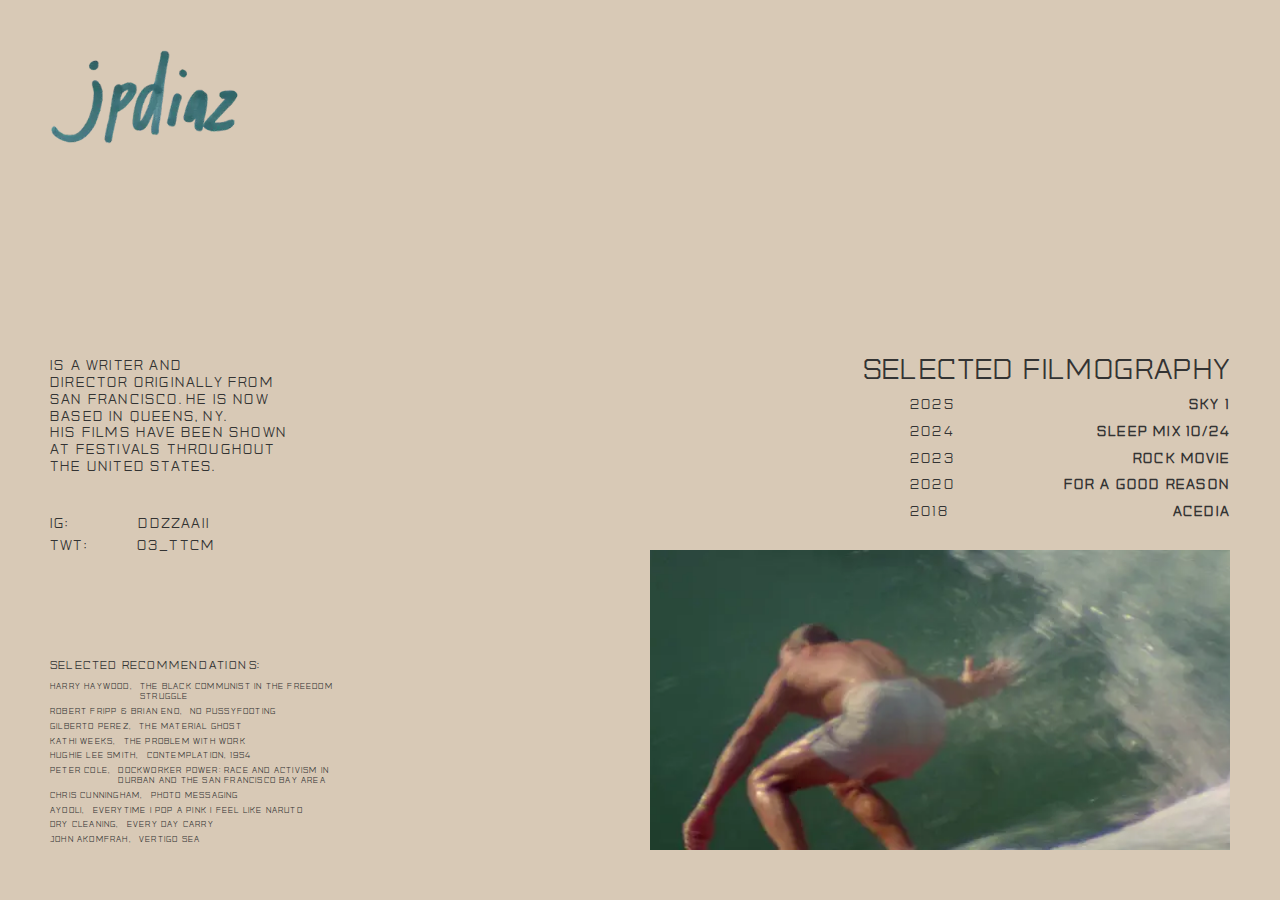
<file: index.html>
<!DOCTYPE html>
<html lang="en">
  <head>
    <meta charset="UTF-8" />
    <meta name="viewport" content="width=device-width, initial-scale=1.0" />
    <title>JP Diaz</title>
    <link rel="shortcut icon" type="image/x-icon" href="/favicon.webp" />
    <link rel="stylesheet" href="style.css" />
  </head>

  <body>
    <div class="container">
      <div class="logo">
        <img src="images/jp.webp" alt="Logo">
      </div>

      <div class="bio-mobile">
        <p>
          IS A WRITER AND<br />
          DIRECTOR ORIGINALLY<br />
          FROM SAN FRANCISCO.<br />
          HE IS NOW BASED IN<br />
          QUEENS, NY.
        </p>
        <br />
        <br />
        <p>
          HIS FILMS HAVE BEEN SHOWN<br />
          AT FESTIVALS THROUGHOUT<br />
          THE UNITED STATES.
        </p>
      </div>

      <div class="bio">
        <div>
        <p>
          IS A WRITER AND<br />
          DIRECTOR ORIGINALLY FROM<br />
          SAN FRANCISCO. HE IS NOW<br />
          BASED IN QUEENS, NY.
        </p>
        <p>
          HIS FILMS HAVE BEEN SHOWN<br />
          AT FESTIVALS THROUGHOUT<br />
          THE UNITED STATES.
        </p>
      </div>

      <div class="social">
        <p>
          IG:
          <a href="http://www.instagram.com/ddzzaaii" target="_blank" rel="noopener noreferrer">
            DDZZAAII
          </a>
        </p>
        <p>
          TWT:
          <a href="http://www.twitter.com/03_TTCM" target="_blank" rel="noopener noreferrer">
            03_TTCM
          </a>
        </p>
      </div>

      <div class="recommendations">
        <h2>SELECTED RECOMMENDATIONS:</h2>
        <ul>
          <li><div class="artist">HARRY HAYWOOD,</div> <div class="title">THE BLACK COMMUNIST IN THE FREEDOM STRUGGLE</div></li>
          <li><div class="artist">ROBERT FRIPP & BRIAN ENO,</div> <div class="title"> NO PUSSYFOOTING</div></li>
          <li><div class="artist">GILBERTO PEREZ,</div> <div class="title">THE MATERIAL GHOST</div></li>
          <li><div class="artist">KATHI WEEKS,</div> <div class="title">THE PROBLEM WITH WORK</div></li>
          <li><div class="artist">HUGHIE LEE SMITH,</div> <div class="title">CONTEMPLATION, 1954</div></li>
          <li><div class="artist">PETER COLE,</div> <div class="title">DOCKWORKER POWER: RACE AND ACTIVISM IN DURBAN AND THE SAN FRANCISCO BAY AREA</div></li>
          <li><div class="artist">CHRIS CUNNINGHAM,</div> <div class="title">PHOTO MESSAGING</div></li>
          <li><div class="artist">AYOOLI,</div> <div class="title">EVERYTIME I POP A PINK I FEEL LIKE NARUTO</div></li>
          <li><div class="artist">DRY CLEANING,</div> <div class="title">EVERY DAY CARRY</div></li>
          <li><div class="artist">JOHN AKOMFRAH,</div> <div class="title">VERTIGO SEA</div></li>
        </ul>
      </div>
      </div>

      <div class="filmography-mobile">
        <div class="mobile-still" style="margin-top: 50px; margin-bottom: 50px">
          <img src="images/bigWed.webp" alt="Default Still" id="still">
        </div>
        <div class="filmography-mobile-row">
        <h2>SELECTED FILMOGRAPHY</h2>
        <div class="film-list-mobile">
          <div class="film" style="margin-bottom: 8px" data-image="/sky1/1.webp" data-url="sky1">
            <span class="year">2025</span>
            <span class="title">SKY 1</span>
          </div>
          <div class="film" style="margin-bottom: 8px" data-image="/sleep-mix/1.webp" data-url="sleep-mix-10-24">
            <span class="year">2024</span>
            <span class="title">SLEEP MIX 10/24</span>
          </div>
          <div class="film" style="margin-bottom: 8px" data-image="/rock-movie/1.webp" data-url="rock-movie">
            <span class="year">2023</span>
            <span class="title">ROCK MOVIE</span>
          </div>
          <div class="film" style="margin-bottom: 8px" data-image="/for-a-good-reason/1.webp" data-url="for-a-good-reason">
            <span class="year">2020</span>
            <span class="title">FOR A GOOD REASON</span>
          </div>
          <div class="film" style="margin-bottom: 8px" data-image="/acedia/1.webp" data-url="acedia">
            <span class="year">2018</span>
            <span class="title">ACEDIA</span>
          </div>
        </div>
      </div>

      <div class="social-mobile">
        <p>
          IG:
          <a href="http://www.instagram.com/ddzzaaii" target="_blank" rel="noopener noreferrer">
            DDZZAAII
          </a>
        </p>
        <p>
          TWT:
          <a href="http://www.twitter.com/03_TTCM" target="_blank" rel="noopener noreferrer">
            03_TTCM
          </a>
        </p>
      </div>

      <div class="recommendations-mobile">
        <h2>SELECTED RECOMMENDATIONS</h2>
        <ul>
          <li><div class="artist">HARRY HAYWOOD</div> <div class="title">THE BLACK COMMUNIST IN THE FREEDOM STRUGGLE</div></li>
          <li><div class="artist">ROBERT FRIPP & BRIAN ENO</div> <div class="title"> NO PUSSYFOOTING</div></li>
          <li><div class="artist">GILBERTO PEREZ</div> <div class="title">THE MATERIAL GHOST</div></li>
          <li><div class="artist">KATHI WEEKS</div> <div class="title">THE PROBLEM WITH WORK</div></li>
          <li><div class="artist">HUGHIE LEE SMITH</div> <div class="title">CONTEMPLATION, 1954</div></li>
          <li><div class="artist">PETER COLE</div> <div class="title">DOCKWORKER POWER: RACE AND ACTIVISM IN DURBAN AND THE SAN FRANCISCO BAY AREA</div></li>
          <li><div class="artist">CHRIS CUNNINGHAM</div> <div class="title">PHOTO MESSAGING</div></li>
          <li><div class="artist">AYOOLI</div> <div class="title">EVERYTIME I POP A PINK I FEEL LIKE NARUTO</div></li>
          <li><div class="artist">DRY CLEANING</div> <div class="title">EVERY DAY CARRY</div></li>
          <li><div class="artist">JOHN AKOMFRAH</div> <div class="title">VERTIGO SEA</div></li>
        </ul>
      </div>
    </div>

    <div class="filmography">
      <div class="film-list">
        <h2>SELECTED FILMOGRAPHY</h2>
        <div class="filmDesktop" data-image="sky1/1.webp" data-url="sky-1">
          <span class="year">2025</span>
          <span class="title">SKY 1</span>
        </div>
        <div class="filmDesktop" data-image="sleep-mix/1.webp" data-url="sleep-mix-10-24">
          <span class="year">2024</span>
          <span class="title">SLEEP MIX 10/24</span>
        </div>
        <div class="filmDesktop" data-image="rock-movie/1.webp" data-url="rock-movie">
          <span class="year">2023</span>
          <span class="title">ROCK MOVIE</span>
        </div>
        <div class="filmDesktop" data-image="for-a-good-reason/1.webp" data-url="for-a-good-reason">
          <span class="year">2020</span>
          <span class="title">FOR A GOOD REASON</span>
        </div>
        <div class="filmDesktop" data-image="acedia/1.webp" data-url="acedia">
          <span class="year">2018</span>
          <span class="title">ACEDIA</span>
        </div>
      </div>
      <div class="default-still">
        <img src="images/bigWed.webp" alt="Default Still" id="still">
      </div>
    </div>

    <script src="script.js"></script>
  </body>
</html>
</file>
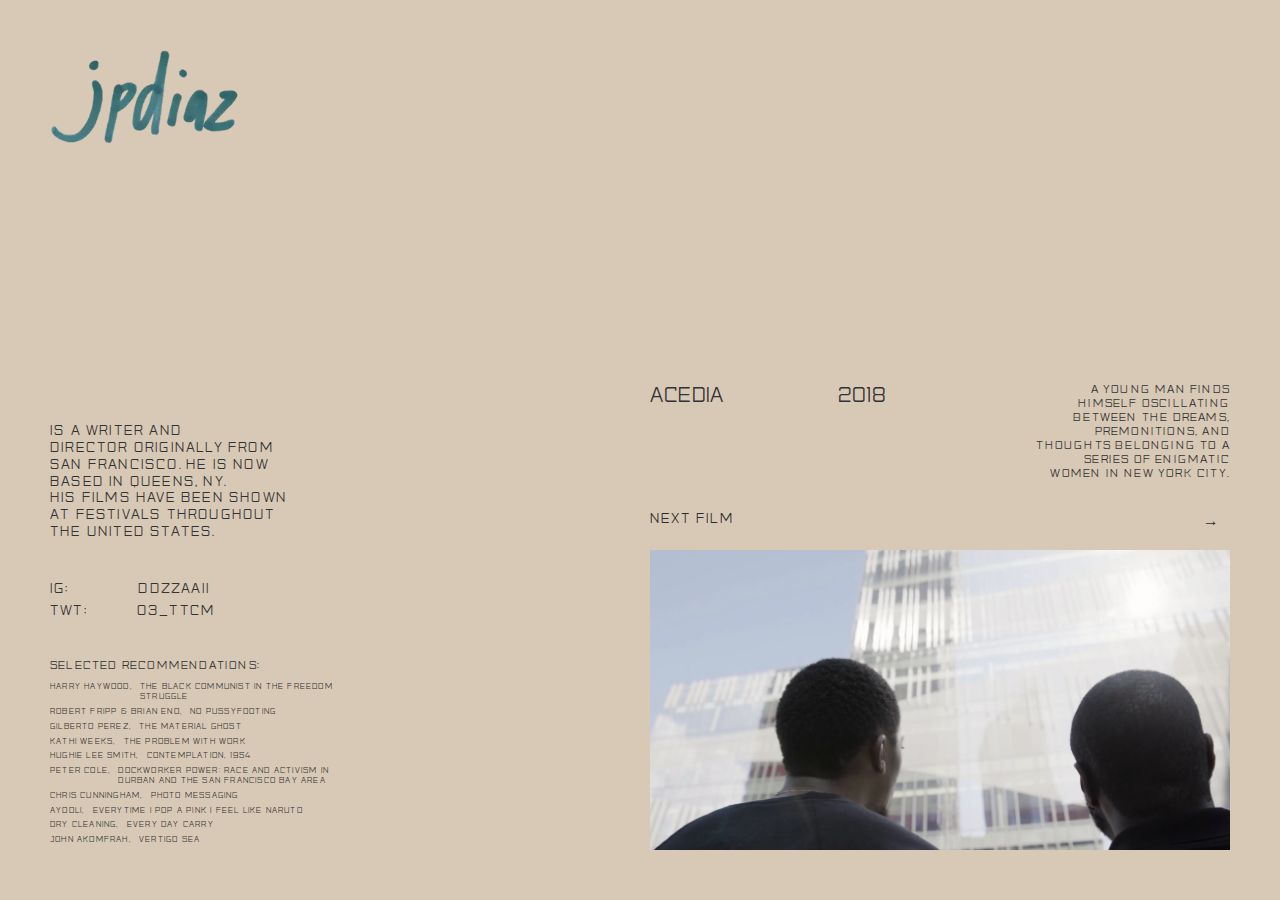
<file: acedia/index.html>
<!DOCTYPE html>
<html lang="en">
  <head>
    <meta charset="UTF-8" />
    <meta name="viewport" content="width=device-width, initial-scale=1.0" />
    <title>JP Diaz | Acedia</title>
    <link rel="shortcut icon" type="image/x-icon" href="../images/favicon.webp" />
    <link rel="stylesheet" href="style.css" />
  </head>

  <body>
    <div class="container">
      <div class="logo">
        <a href="/">
          <img src="../images/jp.webp" alt="Logo">
        </a>
      </div>

      <div class="bio-mobile">
        <p>
          IS A WRITER AND<br />
          DIRECTOR ORIGINALLY<br />
          FROM SAN FRANCISCO.<br />
          HE IS NOW BASED IN<br />
          QUEENS, NY.
        </p>
        <br />
        <br />
        <p>
          HIS FILMS HAVE BEEN SHOWN<br />
          AT FESTIVALS THROUGHOUT<br />
          THE UNITED STATES.
        </p>
      </div>

      <div class="bio">
        <div>
        <p>
          IS A WRITER AND<br />
          DIRECTOR ORIGINALLY FROM<br />
          SAN FRANCISCO. HE IS NOW<br />
          BASED IN QUEENS, NY.
        </p>
        <p>
          HIS FILMS HAVE BEEN SHOWN<br />
          AT FESTIVALS THROUGHOUT<br />
          THE UNITED STATES.
        </p>
      </div>

      <div class="social">
        <p>
          IG:
          <a href="http://www.instagram.com/ddzzaaii" target="_blank" rel="noopener noreferrer">
            DDZZAAII
          </a>
        </p>
        <p>
          TWT:
          <a href="http://www.twitter.com/03_TTCM" target="_blank" rel="noopener noreferrer">
            03_TTCM
          </a>
        </p>
      </div>

      <div class="recommendations">
        <h2>SELECTED RECOMMENDATIONS:</h2>
        <ul>
          <li><div class="artist">HARRY HAYWOOD,</div> <div class="title">THE BLACK COMMUNIST IN THE FREEDOM STRUGGLE</div></li>
          <li><div class="artist">ROBERT FRIPP & BRIAN ENO,</div> <div class="title"> NO PUSSYFOOTING</div></li>
          <li><div class="artist">GILBERTO PEREZ,</div> <div class="title">THE MATERIAL GHOST</div></li>
          <li><div class="artist">KATHI WEEKS,</div> <div class="title">THE PROBLEM WITH WORK</div></li>
          <li><div class="artist">HUGHIE LEE SMITH,</div> <div class="title">CONTEMPLATION, 1954</div></li>
          <li><div class="artist">PETER COLE,</div> <div class="title">DOCKWORKER POWER: RACE AND ACTIVISM IN DURBAN AND THE SAN FRANCISCO BAY AREA</div></li>
          <li><div class="artist">CHRIS CUNNINGHAM,</div> <div class="title">PHOTO MESSAGING</div></li>
          <li><div class="artist">AYOOLI,</div> <div class="title">EVERYTIME I POP A PINK I FEEL LIKE NARUTO</div></li>
          <li><div class="artist">DRY CLEANING,</div> <div class="title">EVERY DAY CARRY</div></li>
          <li><div class="artist">JOHN AKOMFRAH,</div> <div class="title">VERTIGO SEA</div></li>
        </ul>
      </div>
      </div>

      <div class="filmography-mobile">
        <div class="mobile-still" style="margin-top: 50px; margin-bottom: 20px">
          <img src="../images/acedia/1.webp" alt="Default Still" id="still">
        </div>
        <div class="filmography-mobile-row">
        <h2>ACEDIA</h2>
        <p>2018</p>
        <div class="film-list-mobile">
          <div class="film" style="margin-bottom: 8px">
            <span class="year">A young man finds himself oscillating between the dreams, premonitions, and thoughts belonging to a series of enigmatic women in New York City.
            </span>
          </div>
        </div>
      </div>
    </div>

      <div class="image-navigation-mobile">
        <!-- <div class="left-arrow">
          <span>←</span>
        </div> -->
        <div class="image-counter">
          <span id="current-image">Next Film</span>
        </div>
        <div class="right-arrow">
          <a href="../for-a-good-reason/">
            <span>→</span>
          </a>
        </div>
      </div>

    <div class="filmography">
      <div class="filmography-mobile-row">
        <h2>ACEDIA</h2>
        <p>2018</p>
        <div class="film-list-mobile">
          <div class="film" style="margin-bottom: 8px">
            <span class="year">A young man finds himself oscillating between the dreams, premonitions, and thoughts belonging to a series of enigmatic women in New York City.
            </span>
          </div>
        </div>
      </div>
      <div class="image-navigation">
        <!-- <div class="left-arrow">
          <span>←</span>
        </div> -->
        <div class="image-counter">
          <span id="current-image">Next Film</span>
        </div>
        <div class="right-arrow">
          <a href="../for-a-good-reason/">
            <span>→</span>
          </a>
        </div>
      </div>
      <div class="default-still">
        <img src="../images/acedia/1.webp" alt="Default Still" id="still">
      </div>
    </div>

    <script src="script.js"></script>
  </body>
</html>
</file>
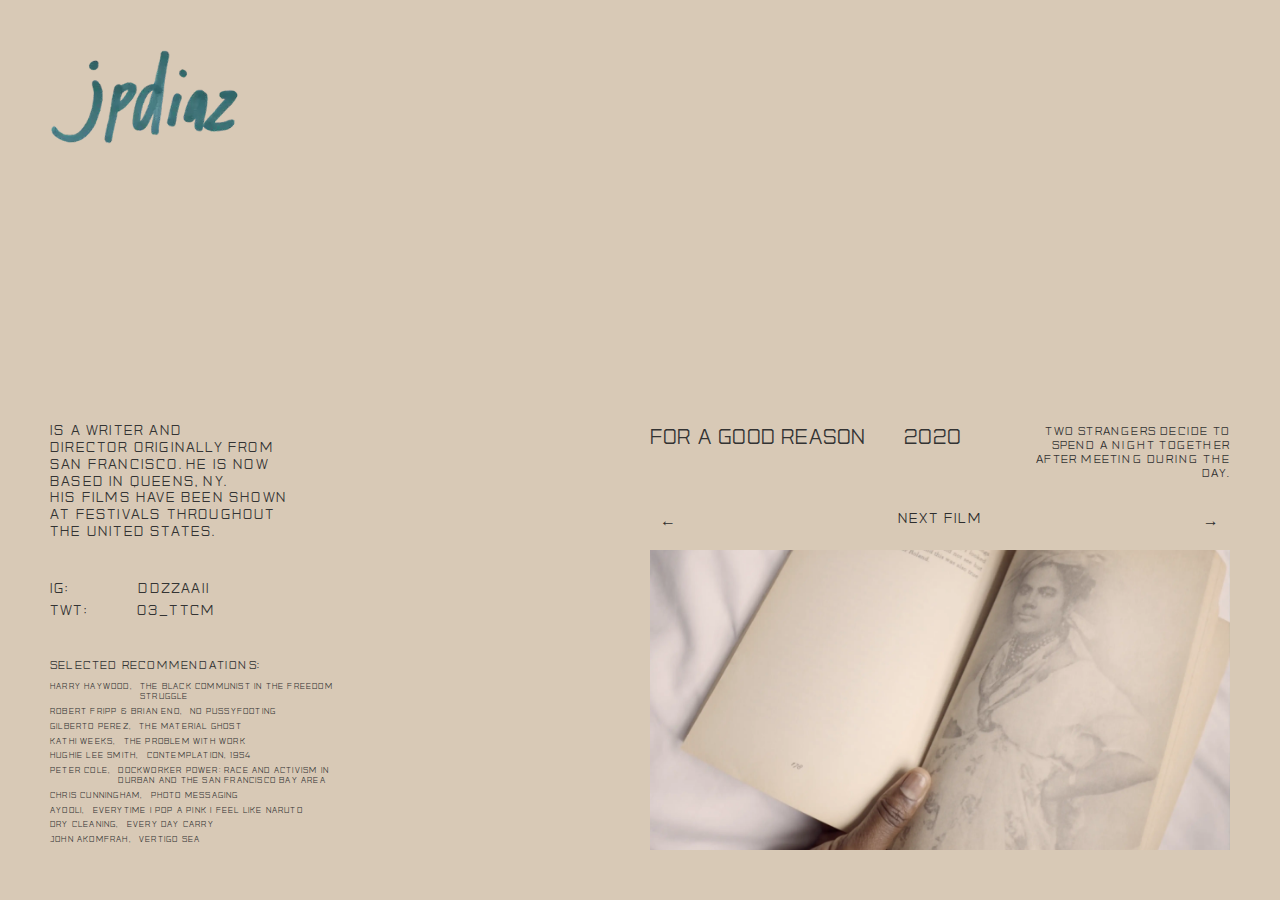
<file: for-a-good-reason/index.html>
<!DOCTYPE html>
<html lang="en">
  <head>
    <meta charset="UTF-8" />
    <meta name="viewport" content="width=device-width, initial-scale=1.0" />
    <title>JP Diaz | For a Good Reason</title>
    <link rel="shortcut icon" type="image/x-icon" href="../images/favicon.webp" />
    <link rel="stylesheet" href="style.css" />
  </head>

  <body>
    <div class="container">
      <div class="logo">
        <a href="/">
          <img src="../images/jp.webp" alt="Logo">
        </a>
      </div>

      <div class="bio-mobile">
        <p>
          IS A WRITER AND<br />
          DIRECTOR ORIGINALLY<br />
          FROM SAN FRANCISCO.<br />
          HE IS NOW BASED IN<br />
          QUEENS, NY.
        </p>
        <br />
        <br />
        <p>
          HIS FILMS HAVE BEEN SHOWN<br />
          AT FESTIVALS THROUGHOUT<br />
          THE UNITED STATES.
        </p>
      </div>

      <div class="bio">
        <div>
        <p>
          IS A WRITER AND<br />
          DIRECTOR ORIGINALLY FROM<br />
          SAN FRANCISCO. HE IS NOW<br />
          BASED IN QUEENS, NY.
        </p>
        <p>
          HIS FILMS HAVE BEEN SHOWN<br />
          AT FESTIVALS THROUGHOUT<br />
          THE UNITED STATES.
        </p>
      </div>

      <div class="social">
        <p>
          IG:
          <a href="http://www.instagram.com/ddzzaaii" target="_blank" rel="noopener noreferrer">
            DDZZAAII
          </a>
        </p>
        <p>
          TWT:
          <a href="http://www.twitter.com/03_TTCM" target="_blank" rel="noopener noreferrer">
            03_TTCM
          </a>
        </p>
      </div>

      <div class="recommendations">
        <h2>SELECTED RECOMMENDATIONS:</h2>
        <ul>
          <li><div class="artist">HARRY HAYWOOD,</div> <div class="title">THE BLACK COMMUNIST IN THE FREEDOM STRUGGLE</div></li>
          <li><div class="artist">ROBERT FRIPP & BRIAN ENO,</div> <div class="title"> NO PUSSYFOOTING</div></li>
          <li><div class="artist">GILBERTO PEREZ,</div> <div class="title">THE MATERIAL GHOST</div></li>
          <li><div class="artist">KATHI WEEKS,</div> <div class="title">THE PROBLEM WITH WORK</div></li>
          <li><div class="artist">HUGHIE LEE SMITH,</div> <div class="title">CONTEMPLATION, 1954</div></li>
          <li><div class="artist">PETER COLE,</div> <div class="title">DOCKWORKER POWER: RACE AND ACTIVISM IN DURBAN AND THE SAN FRANCISCO BAY AREA</div></li>
          <li><div class="artist">CHRIS CUNNINGHAM,</div> <div class="title">PHOTO MESSAGING</div></li>
          <li><div class="artist">AYOOLI,</div> <div class="title">EVERYTIME I POP A PINK I FEEL LIKE NARUTO</div></li>
          <li><div class="artist">DRY CLEANING,</div> <div class="title">EVERY DAY CARRY</div></li>
          <li><div class="artist">JOHN AKOMFRAH,</div> <div class="title">VERTIGO SEA</div></li>
        </ul>
      </div>
      </div>

      <div class="filmography-mobile">
        <div class="mobile-still" style="margin-top: 50px; margin-bottom: 20px">
          <img src="../images/for-a-good-reason/1.webp" alt="Default Still" id="still">
        </div>
        <div class="filmography-mobile-row">
        <h2>For a good reason</h2>
        <p>2020</p>
        <div class="film-list-mobile">
          <div class="film" style="margin-bottom: 8px">
            <span class="year">Two strangers decide to spend a night together after meeting during the day.</span>
          </div>
        </div>
      </div>
    </div>

      <div class="image-navigation-mobile">
        <div class="left-arrow">
          <a href="../acedia/">
            <span>←</span>
          </a>
        </div>
        <div class="image-counter">
          <span id="current-image">Next Film</span>
        </div>
        <div class="right-arrow">
          <a href="../rock-movie/">
            <span>→</span>
          </a>
        </div>
      </div>

    <div class="filmography">
      <div class="filmography-mobile-row">
        <h2>For a good reason</h2>
        <p>2020</p>
        <div class="film-list-mobile">
          <div class="film" style="margin-bottom: 8px">
            <span class="year">Two strangers decide to spend a night together after meeting during the day.</span>
          </div>
        </div>
      </div>
      <div class="image-navigation">
        <div class="left-arrow">
          <a href="../acedia/">
            <span>←</span>
          </a>
        </div>
        <div class="image-counter">
          <span id="current-image">Next Film</span>
        </div>
        <div class="right-arrow">
          <a href="../rock-movie/">
            <span>→</span>
          </a>
        </div>
      </div>
      <div class="default-still">
        <img src="../images/for-a-good-reason/1.webp" alt="Default Still" id="still">
      </div>
    </div>

    <script src="script.js"></script>
  </body>
</html>
</file>
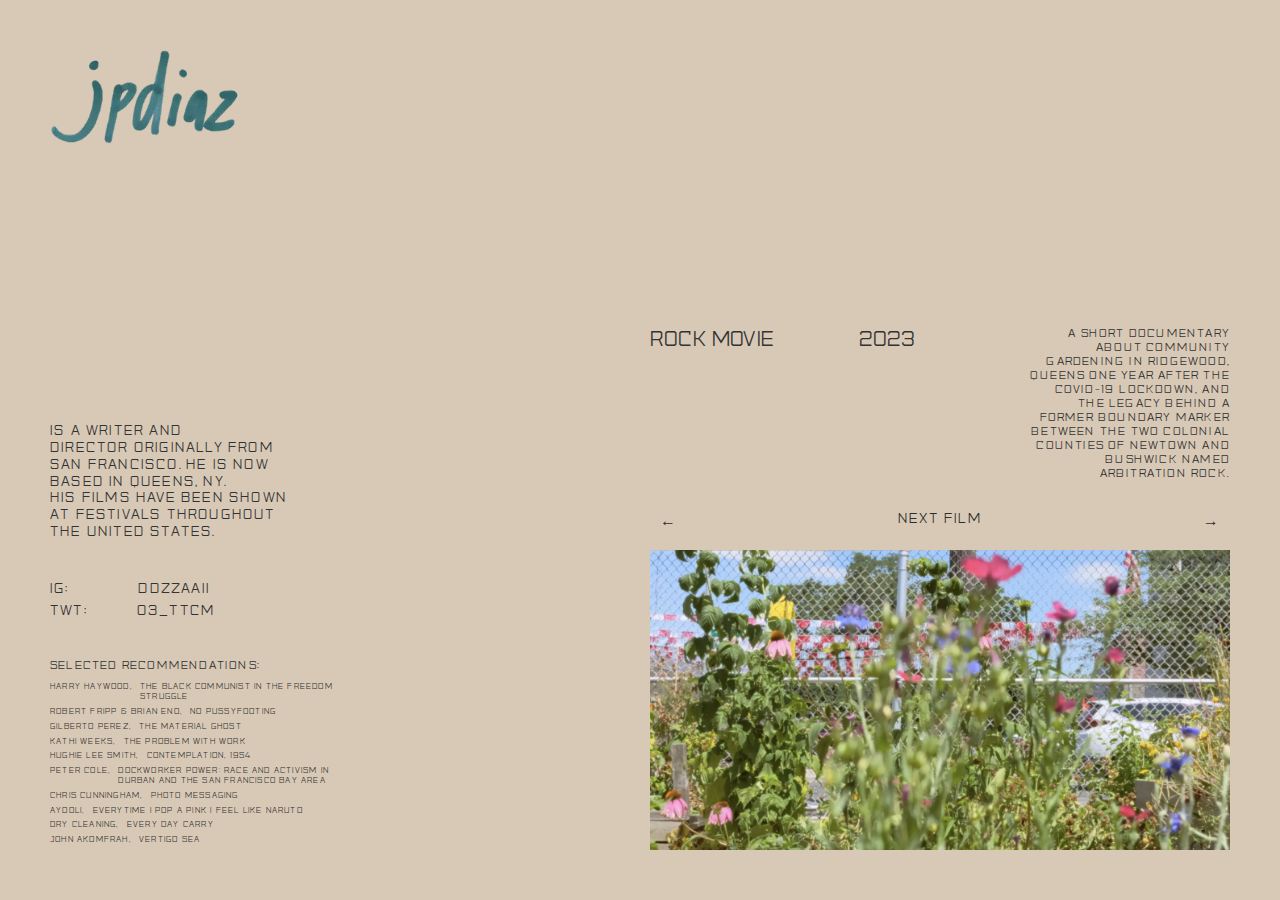
<file: rock-movie/index.html>
<!DOCTYPE html>
<html lang="en">
  <head>
    <meta charset="UTF-8" />
    <meta name="viewport" content="width=device-width, initial-scale=1.0" />
    <title>JP Diaz | Rock Movie</title>
    <link rel="shortcut icon" type="image/x-icon" href="../images/favicon.webp" />
    <link rel="stylesheet" href="style.css" />
  </head>

  <body>
    <div class="container">
      <div class="logo">
        <a href="/">
          <img src="../images/jp.webp" alt="Logo">
        </a>
      </div>

      <div class="bio-mobile">
        <p>
          IS A WRITER AND<br />
          DIRECTOR ORIGINALLY<br />
          FROM SAN FRANCISCO.<br />
          HE IS NOW BASED IN<br />
          QUEENS, NY.
        </p>
        <br />
        <br />
        <p>
          HIS FILMS HAVE BEEN SHOWN<br />
          AT FESTIVALS THROUGHOUT<br />
          THE UNITED STATES.
        </p>
      </div>

      <div class="bio">
        <div>
        <p>
          IS A WRITER AND<br />
          DIRECTOR ORIGINALLY FROM<br />
          SAN FRANCISCO. HE IS NOW<br />
          BASED IN QUEENS, NY.
        </p>
        <p>
          HIS FILMS HAVE BEEN SHOWN<br />
          AT FESTIVALS THROUGHOUT<br />
          THE UNITED STATES.
        </p>
      </div>

      <div class="social">
        <p>
          IG:
          <a href="http://www.instagram.com/ddzzaaii" target="_blank" rel="noopener noreferrer">
            DDZZAAII
          </a>
        </p>
        <p>
          TWT:
          <a href="http://www.twitter.com/03_TTCM" target="_blank" rel="noopener noreferrer">
            03_TTCM
          </a>
        </p>
      </div>

      <div class="recommendations">
        <h2>SELECTED RECOMMENDATIONS:</h2>
        <ul>
          <li><div class="artist">HARRY HAYWOOD,</div> <div class="title">THE BLACK COMMUNIST IN THE FREEDOM STRUGGLE</div></li>
          <li><div class="artist">ROBERT FRIPP & BRIAN ENO,</div> <div class="title"> NO PUSSYFOOTING</div></li>
          <li><div class="artist">GILBERTO PEREZ,</div> <div class="title">THE MATERIAL GHOST</div></li>
          <li><div class="artist">KATHI WEEKS,</div> <div class="title">THE PROBLEM WITH WORK</div></li>
          <li><div class="artist">HUGHIE LEE SMITH,</div> <div class="title">CONTEMPLATION, 1954</div></li>
          <li><div class="artist">PETER COLE,</div> <div class="title">DOCKWORKER POWER: RACE AND ACTIVISM IN DURBAN AND THE SAN FRANCISCO BAY AREA</div></li>
          <li><div class="artist">CHRIS CUNNINGHAM,</div> <div class="title">PHOTO MESSAGING</div></li>
          <li><div class="artist">AYOOLI,</div> <div class="title">EVERYTIME I POP A PINK I FEEL LIKE NARUTO</div></li>
          <li><div class="artist">DRY CLEANING,</div> <div class="title">EVERY DAY CARRY</div></li>
          <li><div class="artist">JOHN AKOMFRAH,</div> <div class="title">VERTIGO SEA</div></li>
        </ul>
      </div>
      </div>

      <div class="filmography-mobile">
        <div class="mobile-still" style="margin-top: 50px; margin-bottom: 20px">
          <img src="../images/rock-movie/1.webp" alt="Default Still" id="still">
        </div>
        <div class="filmography-mobile-row">
        <h2>Rock Movie</h2>
        <p>2023</p>
        <div class="film-list-mobile">
          <div class="film" style="margin-bottom: 8px">
            <span class="year">A short documentary about community gardening in Ridgewood, Queens one year after the COVID-19 lockdown, and the legacy behind a former boundary marker between the two colonial counties of Newtown and Bushwick named Arbitration Rock.</span>
          </div>
        </div>
      </div>
    </div>

      <div class="image-navigation-mobile">
        <div class="left-arrow">
          <a href="../for-a-good-reason/">
            <span>←</span>
          </a>
        </div>
        <div class="image-counter">
          <span id="current-image">Next Film</span>
        </div>
        <div class="right-arrow">
          <a href="../sleep-mix-10-24/">
            <span>→</span>
          </a>
        </div>
      </div>

    <div class="filmography">
      <div class="filmography-mobile-row">
        <h2>Rock Movie</h2>
        <p>2023</p>
        <div class="film-list-mobile">
          <div class="film" style="margin-bottom: 8px">
            <span class="year">A short documentary about community gardening in Ridgewood, Queens one year after the COVID-19 lockdown, and the legacy behind a former boundary marker between the two colonial counties of Newtown and Bushwick named Arbitration Rock.</span>
          </div>
        </div>
      </div>
      <div class="image-navigation">
        <div class="left-arrow">
          <a href="../for-a-good-reason/">
            <span>←</span>
          </a>
        </div>
        <div class="image-counter">
          <span id="current-image">Next Film</span>
        </div>
        <div class="right-arrow">
          <a href="../sleep-mix-10-24/">
            <span>→</span>
          </a>
        </div>
      </div>
      <div class="default-still">
        <img src="../images/rock-movie/1.webp" alt="Default Still" id="still">
      </div>
    </div>

    <script src="script.js"></script>
  </body>
</html>
</file>
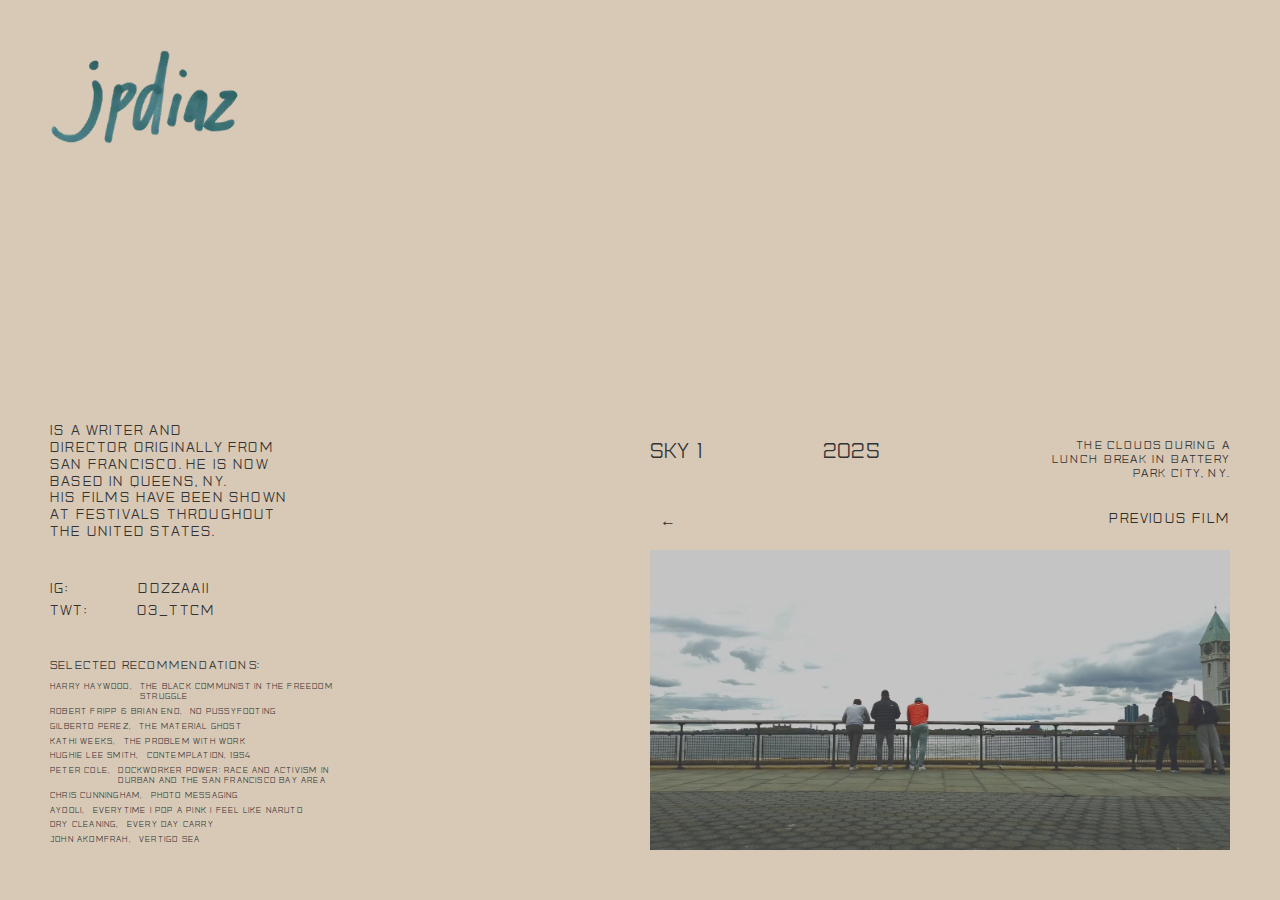
<file: sky-1/index.html>
<!DOCTYPE html>
<html lang="en">
  <head>
    <meta charset="UTF-8" />
    <meta name="viewport" content="width=device-width, initial-scale=1.0" />
    <title>JP Diaz | Sky 1</title>
    <link rel="shortcut icon" type="image/x-icon" href="../images/favicon.webp" />
    <link rel="stylesheet" href="style.css" />
  </head>

  <body>
    <div class="container">
      <div class="logo">
        <a href="/">
          <img src="../images/jp.webp" alt="Logo">
        </a>
      </div>

      <div class="bio-mobile">
        <p>
          IS A WRITER AND<br />
          DIRECTOR ORIGINALLY<br />
          FROM SAN FRANCISCO.<br />
          HE IS NOW BASED IN<br />
          QUEENS, NY.
        </p>
        <br />
        <br />
        <p>
          HIS FILMS HAVE BEEN SHOWN<br />
          AT FESTIVALS THROUGHOUT<br />
          THE UNITED STATES.
        </p>
      </div>

      <div class="bio">
        <div>
        <p>
          IS A WRITER AND<br />
          DIRECTOR ORIGINALLY FROM<br />
          SAN FRANCISCO. HE IS NOW<br />
          BASED IN QUEENS, NY.
        </p>
        <p>
          HIS FILMS HAVE BEEN SHOWN<br />
          AT FESTIVALS THROUGHOUT<br />
          THE UNITED STATES.
        </p>
      </div>

      <div class="social">
        <p>
          IG:
          <a href="http://www.instagram.com/ddzzaaii" target="_blank" rel="noopener noreferrer">
            DDZZAAII
          </a>
        </p>
        <p>
          TWT:
          <a href="http://www.twitter.com/03_TTCM" target="_blank" rel="noopener noreferrer">
            03_TTCM
          </a>
        </p>
      </div>

      <div class="recommendations">
        <h2>SELECTED RECOMMENDATIONS:</h2>
        <ul>
          <li><div class="artist">HARRY HAYWOOD,</div> <div class="title">THE BLACK COMMUNIST IN THE FREEDOM STRUGGLE</div></li>
          <li><div class="artist">ROBERT FRIPP & BRIAN ENO,</div> <div class="title"> NO PUSSYFOOTING</div></li>
          <li><div class="artist">GILBERTO PEREZ,</div> <div class="title">THE MATERIAL GHOST</div></li>
          <li><div class="artist">KATHI WEEKS,</div> <div class="title">THE PROBLEM WITH WORK</div></li>
          <li><div class="artist">HUGHIE LEE SMITH,</div> <div class="title">CONTEMPLATION, 1954</div></li>
          <li><div class="artist">PETER COLE,</div> <div class="title">DOCKWORKER POWER: RACE AND ACTIVISM IN DURBAN AND THE SAN FRANCISCO BAY AREA</div></li>
          <li><div class="artist">CHRIS CUNNINGHAM,</div> <div class="title">PHOTO MESSAGING</div></li>
          <li><div class="artist">AYOOLI,</div> <div class="title">EVERYTIME I POP A PINK I FEEL LIKE NARUTO</div></li>
          <li><div class="artist">DRY CLEANING,</div> <div class="title">EVERY DAY CARRY</div></li>
          <li><div class="artist">JOHN AKOMFRAH,</div> <div class="title">VERTIGO SEA</div></li>
        </ul>
      </div>
      </div>

      <div class="filmography-mobile">
        <div class="mobile-still" style="margin-top: 50px; margin-bottom: 20px">
          <img src="../images/sky1/1.webp" alt="Default Still" id="still">
        </div>
        <div class="filmography-mobile-row">
        <h2>Sky 1</h2>
        <p>2025</p>
        <div class="film-list-mobile">
          <div class="film" style="margin-bottom: 8px">
            <span class="year">The clouds during a lunch break in Battery Park City, NY.</span>
          </div>
        </div>
      </div>
    </div>

      <div class="image-navigation-mobile">
        <div class="left-arrow">
          <a href="../sleep-mix-10-24/">
            <span>←</span>
          </a>
        </div>
        <div class="image-counter">
          <span id="current-image">previous Film</span>
        </div>
        <!-- <div class="right-arrow">
          <a href="../sky-1/">
            <span>→</span>
          </a>
        </div> -->
      </div>

    <div class="filmography">
      <div class="filmography-mobile-row">
        <h2>Sky 1</h2>
        <p>2025</p>
        <div class="film-list-mobile">
          <div class="film" style="margin-bottom: 8px">
            <span class="year">The clouds during a lunch break in Battery Park City, NY.</span>
          </div>
        </div>
      </div>
      <div class="image-navigation">
        <div class="left-arrow">
          <a href="../sleep-mix-10-24/">
            <span>←</span>
          </a>
        </div>
        <div class="image-counter">
          <span id="current-image">previous Film</span>
        </div>
        <!-- <div class="right-arrow">
          <a href="../sky-1/">
            <span>→</span>
          </a>
        </div> -->
      </div>
      <div class="default-still">
        <img src="../images/sky1/1.webp" alt="Default Still" id="still">
      </div>
    </div>

    <script src="script.js"></script>
  </body>
</html>
</file>
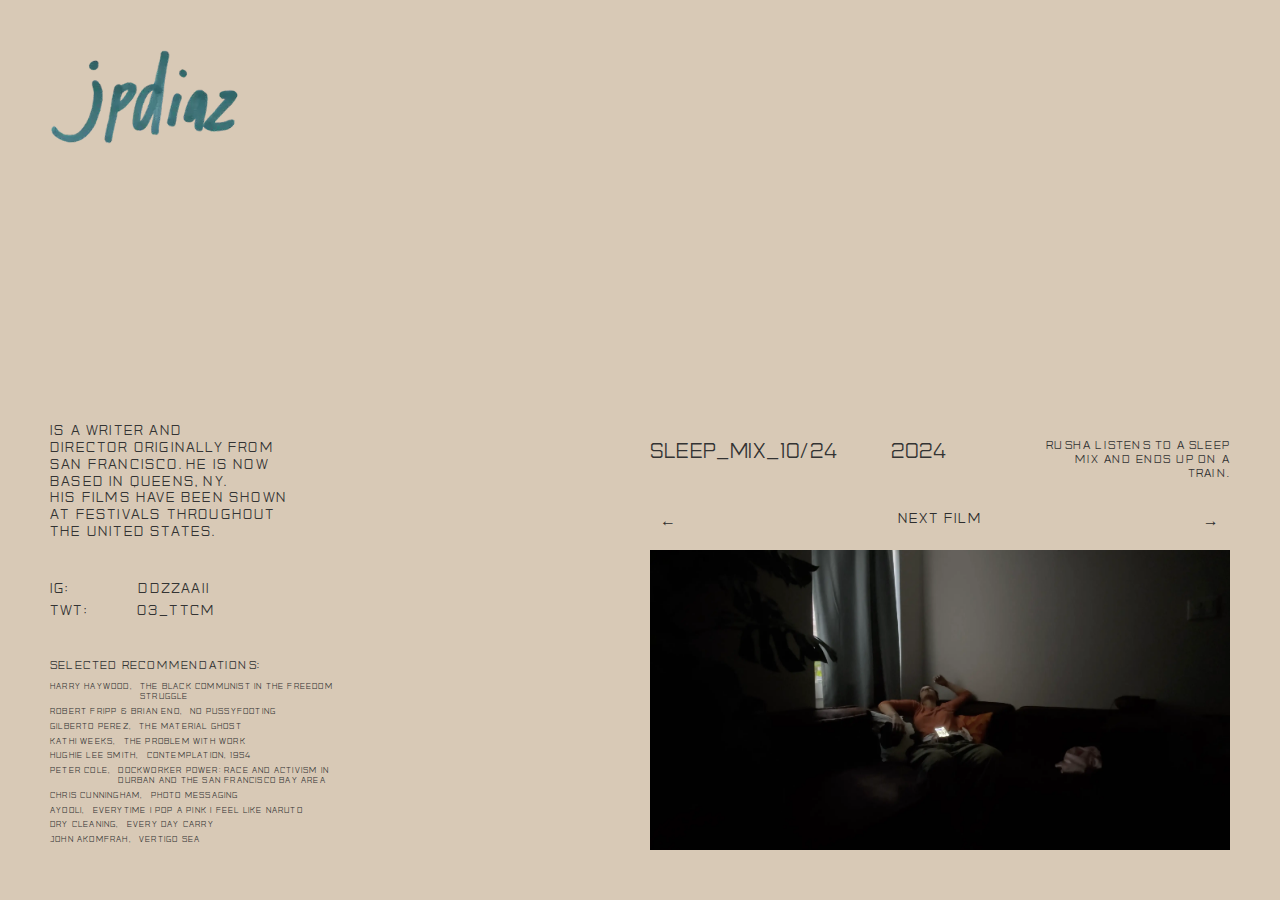
<file: sleep-mix-10-24/index.html>
<!DOCTYPE html>
<html lang="en">
  <head>
    <meta charset="UTF-8" />
    <meta name="viewport" content="width=device-width, initial-scale=1.0" />
    <title>JP Diaz | Sleep Mix 10-24</title>
    <link rel="shortcut icon" type="image/x-icon" href="../images/favicon.webp" />
    <link rel="stylesheet" href="style.css" />
  </head>

  <body>
    <div class="container">
      <div class="logo">
        <a href="/">
          <img src="../images/jp.webp" alt="Logo">
        </a>
      </div>

      <div class="bio-mobile">
        <p>
          IS A WRITER AND<br />
          DIRECTOR ORIGINALLY<br />
          FROM SAN FRANCISCO.<br />
          HE IS NOW BASED IN<br />
          QUEENS, NY.
        </p>
        <br />
        <br />
        <p>
          HIS FILMS HAVE BEEN SHOWN<br />
          AT FESTIVALS THROUGHOUT<br />
          THE UNITED STATES.
        </p>
      </div>

      <div class="bio">
        <div>
        <p>
          IS A WRITER AND<br />
          DIRECTOR ORIGINALLY FROM<br />
          SAN FRANCISCO. HE IS NOW<br />
          BASED IN QUEENS, NY.
        </p>
        <p>
          HIS FILMS HAVE BEEN SHOWN<br />
          AT FESTIVALS THROUGHOUT<br />
          THE UNITED STATES.
        </p>
      </div>

      <div class="social">
        <p>
          IG:
          <a href="http://www.instagram.com/ddzzaaii" target="_blank" rel="noopener noreferrer">
            DDZZAAII
          </a>
        </p>
        <p>
          TWT:
          <a href="http://www.twitter.com/03_TTCM" target="_blank" rel="noopener noreferrer">
            03_TTCM
          </a>
        </p>
      </div>

      <div class="recommendations">
        <h2>SELECTED RECOMMENDATIONS:</h2>
        <ul>
          <li><div class="artist">HARRY HAYWOOD,</div> <div class="title">THE BLACK COMMUNIST IN THE FREEDOM STRUGGLE</div></li>
          <li><div class="artist">ROBERT FRIPP & BRIAN ENO,</div> <div class="title"> NO PUSSYFOOTING</div></li>
          <li><div class="artist">GILBERTO PEREZ,</div> <div class="title">THE MATERIAL GHOST</div></li>
          <li><div class="artist">KATHI WEEKS,</div> <div class="title">THE PROBLEM WITH WORK</div></li>
          <li><div class="artist">HUGHIE LEE SMITH,</div> <div class="title">CONTEMPLATION, 1954</div></li>
          <li><div class="artist">PETER COLE,</div> <div class="title">DOCKWORKER POWER: RACE AND ACTIVISM IN DURBAN AND THE SAN FRANCISCO BAY AREA</div></li>
          <li><div class="artist">CHRIS CUNNINGHAM,</div> <div class="title">PHOTO MESSAGING</div></li>
          <li><div class="artist">AYOOLI,</div> <div class="title">EVERYTIME I POP A PINK I FEEL LIKE NARUTO</div></li>
          <li><div class="artist">DRY CLEANING,</div> <div class="title">EVERY DAY CARRY</div></li>
          <li><div class="artist">JOHN AKOMFRAH,</div> <div class="title">VERTIGO SEA</div></li>
        </ul>
      </div>
      </div>

      <div class="filmography-mobile">
        <div class="mobile-still" style="margin-top: 50px; margin-bottom: 20px">
          <img src="../images/sleep-mix/1.webp" alt="Default Still" id="still">
        </div>
        <div class="filmography-mobile-row">
        <h2>Sleep_Mix_10/24</h2>
        <p>2024</p>
        <div class="film-list-mobile">
          <div class="film" style="margin-bottom: 8px">
            <span class="year">Rusha listens to a sleep mix and ends up on a train.</span>
          </div>
        </div>
      </div>
    </div>

      <div class="image-navigation-mobile">
        <div class="left-arrow">
          <a href="../rock-movie/">
            <span>←</span>
          </a>
        </div>
        <div class="image-counter">
          <span id="current-image">Next Film</span>
        </div>
        <div class="right-arrow">
          <a href="../sky-1/">
            <span>→</span>
          </a>
        </div>
      </div>

    <div class="filmography">
      <div class="filmography-mobile-row">
        <h2>Sleep_Mix_10/24</h2>
        <p>2024</p>
        <div class="film-list-mobile">
          <div class="film" style="margin-bottom: 8px">
            <span class="year">Rusha listens to a sleep mix and ends up on a train.</span>
          </div>
        </div>
      </div>
      <div class="image-navigation">
        <div class="left-arrow">
          <a href="../rock-movie/">
            <span>←</span>
          </a>
        </div>
        <div class="image-counter">
          <span id="current-image">Next Film</span>
        </div>
        <div class="right-arrow">
          <a href="../sky-1/">
            <span>→</span>
          </a>
        </div>
      </div>
      <div class="default-still">
        <img src="../images/sleep-mix/1.webp" alt="Default Still" id="still">
      </div>
    </div>

    <script src="script.js"></script>
  </body>
</html>
</file>
<file: style.css>
@font-face {
  font-family: "StateWideSoft";
  src: url("StateWideSoft-Regular.woff2") format("woff2"), url("StateWideSoft-Regular.woff") format("woff");
}

/* Base Styles */
* {
  box-sizing: border-box;
  margin: 0;
  padding: 0;
}

body {
  font-family: "StateWideSoft", Arial, sans-serif;
  font-size: 12px;
  letter-spacing: 1.2px;
  line-height: 1.4;
  color: #333;
  background-color: #d8c9b6;
  text-transform: uppercase;
  overflow-x: hidden;
}

.container {
  padding: 25px;
  width: 100%;
  min-height: 100vh;
  position: relative;
}

/* Logo */
.logo {
  position: absolute;
  top: 25px;
  left: 25px;
  color: #4a9999;
}

.logo img {
    width: 150px;
}

.bio {
  margin-top: 80px;
  text-align: left;
  max-width: 400px;
  margin-left: right;
  display: none;
}

.bio-mobile {
 display: block;
 text-align: right;
 font-size: 10px;
 margin-top: 10px;
}

@media (max-width: 500px) {
  * {
    box-sizing: border-box;
    max-width: 100%;
  }
  
  body, html {
    width: 100%;
    overflow-x: hidden;
    margin: 0;
    padding: 0;
  }
  
  .container {
    padding: 15px;
    width: 100%;
    overflow-x: hidden;
    max-width: 100%;
  }
  
  .bio-mobile {
    font-size: 10px;
    padding-right: 0;
    width: 100%;
    text-align: right;
  }
  
  .logo img {
    width: 105px;
  }
  
  .default-still {
    width: 100%;
    margin: 0;
    left: 0;
  }
  
  .filmography-mobile-row {
    width: 100%;
  }
  
  .title {
    max-width: 70%;
    margin-bottom: 10px;
  }
}

@media (max-width: 550px) {
  .bio-mobile {
    font-size: 10px;
    padding-right: -25px;
  }

  .logo img {
    width: 105px;
  }
}

@media (max-width: 450px) {
  .default-still img {
    height: 170px;
  }
}

.filmography {
  display: none;
}

.filmography-mobile h2 {
    font-size: 16px;
    font-weight: normal;
    margin-bottom: 10px;
    width: 50%;
}

@media (max-width: 550px) {
    .filmography-mobile h2 {
        width: 100%
    }
}

.filmography-mobile-row {
    flex-direction: row;
    display: flex;
    justify-content: space-between;
}

.film-list-mobile {
    text-align: right;
    padding-right: -25px;
}

.film:hover {
  text-decoration: underline;
}

.recommendations-mobile h2 {
    font-size: 16px;
    font-weight: normal;
    margin-bottom: 10px;
    margin-top: 40px;
}

@media (max-width: 550px) {
    .filmography-mobile h2 {
        font-size: 12px;
    }

    .recommendations-mobile h2 {
        font-size: 12px;
    }
}

.film-list-mobile {
    align-self: flex-end;
}

.film {
    display: flex;
    margin-left: auto;
    margin-right: 0px;
    cursor: pointer;
    justify-content: space-between;
    width: 200px;
    font-size: 10px;
}

.social-mobile {
    display: block;
    margin-top: 25px;
}
  
.social-mobile p {
    margin-bottom: 5px;
    justify-content: space-between;
    width: 160px;
    gap: 50px;
    display: flex;
    font-size: 10px;
}

.social-mobile a {
    font-size: 10px;
    color: inherit;
    text-decoration: none;
}

.recommendations-mobile {
    display: block;
    margin-top: 25px;
    width: 100%;
}
  
.recommendations-mobile ul {
    list-style: none;
}
  
.recommendations-mobile li {
    margin-bottom: 5px;
    display: block;
}

.recommendations-mobile .artist {
    white-space: nowrap;
    width: full;
    font-size: 7px;
}

.recommendations-mobile .title {
    font-size: 7px;
    vertical-align: top;
}

.social {
  margin-top: 20px;
}

.social p {
  margin-bottom: 5px;
  justify-content: space-between;
  width: 160px;
  gap: 50px;
  display: flex;
}

.social a {
  color: inherit;
  text-decoration: none;
}

.social a:hover {
  text-decoration: underline;
}

/* Recommendations */
.recommendations {
  margin-top: 105px;
  font-size: 7px;
}

.recommendations h2 {
  font-size: 10px;
  font-weight: normal;
  margin-bottom: 10px;
}

.recommendations ul {
  list-style: none;
}

.recommendations li {
  margin-bottom: 5px;
}

/* Desktop Layout */
@media (min-width: 768px) {
  .container {
    display: grid;
    grid-template-columns: 1fr 1fr;
    grid-template-rows: auto 1fr;
    grid-gap: 20px;
    height: 100vh;
    max-height: 100vh;
    overflow: hidden;
    padding: 50px;
  }

  .logo {
    grid-column: 1;
    grid-row: 1;
    position: relative;
    top: 0;
    left: 0;
  }

  .logo img {
    width: 200px;
  }

  .bio {
    grid-column: 1;
    grid-row: 2;
    margin-top: 0;
    text-align: left;
    align-self: end;
    display: block;
  }

  .bio-mobile {
    display: none;
  }

  .social {
    grid-column: 1;
    grid-row: 2;
    margin-top: 40px;
  }

  .recommendations {
    grid-column: 1;
    grid-row: 2;
    align-self: end;
    margin-bottom: 0;
  }

  .film-preview {
    grid-column: 2;
    grid-row: 2;
    margin: 0;
    align-items: center;
    justify-content: center;
    align-self: center;
    position: absolute;
    z-index: 10;
  }

  .film-preview img {
    max-height: 400px;
  }

  .filmography {
    grid-column: 2;
    grid-row: 2;
    text-align: right;
    height: 100%;
    display: flex;
    flex-direction: column;
    justify-content: flex-end;
    align-self: flex-start;
  }

  .filmography-mobile {
    display: none;
  }

  .social-mobile {
    display: none;
    }

  .recommendations-mobile {
    display: none;
    }

  .filmography h2 {
    font-size: 25px;
    font-weight: normal;
    margin-bottom: 10px;
    margin-left: -15px;
  }

  .film-list {
    display: flex;
    flex-direction: column;
    align-self: flex-end;
    width: 100%;
  }

  .default-still {
    margin-top: 20px;
    align-self: flex-end;
    width: 100%;
    height: 300px;
    overflow: hidden;
    position: relative;
  }

  .default-still img {
    max-width: 100%;
    display: block;
    width: 100%;
    height: 100%;
    object-fit: cover;
    object-position: center;
  }

  .filmDesktop {
    display: flex;
    margin-left: auto;
    margin-right: 0px;
    cursor: pointer;
    justify-content: space-between;
    width: 320px;
  }

  .year {
    justify-content: flex-start;
    margin-bottom: 10px;
  }

  .filmDesktop:hover {
    color: #097952a4;
  }

  .filmDesktop .year {
    margin-right: 20px;
  }

  .filmDesktop .title {
    font-weight: bold;
  }

  .title  {
    max-width: 60%;
  }

  .recommendations .artist {
    display: inline-block;
    white-space: nowrap;
    margin-right: 5px;
    vertical-align: top;
}

.recommendations .title {
    display: inline-block;
    vertical-align: top;
}

}

/* Large Desktop Layout */
@media (min-width: 1200px) {
  .container {
    /* max-width: 1200px; */
    margin: auto auto;
  }

  .filmography {
    display: flex;
  }
}

body, html {
  margin: 0;
  padding: 0;
  overflow-x: hidden;
  width: 100%;
}

.mobile-still {
  margin: 50px 0 !important;
  padding: 0 !important;
  width: 100vw !important;
  position: relative !important;
  left: 50% !important;
  transform: translateX(-50%) !important;
  max-width: none !important;
}

.mobile-still img {
  width: 100% !important;
  height: auto !important;
  display: block !important;
  max-width: none !important;
}
</file>
<file: acedia/style.css>
@font-face {
  font-family: "StateWideSoft";
  src: url("../StateWideSoft-Regular.woff2") format("woff2"), 
  url("../StateWideSoft-Regular.woff") format("woff");
}

/* Base Styles */
* {
  box-sizing: border-box;
  margin: 0;
  padding: 0;
}

body {
  font-family: "StateWideSoft", Arial, sans-serif;
  font-size: 12px;
  letter-spacing: 1.2px;
  line-height: 1.4;
  color: #333;
  background-color: #d8c9b6;
  text-transform: uppercase;
  overflow-x: hidden;
}

.container {
  padding: 25px;
  width: 100%;
  min-height: 100vh;
  position: relative;
}

/* Logo */
.logo {
  position: absolute;
  top: 25px;
  left: 25px;
  color: #4a9999;
}

.logo img {
    width: 150px;
}

.bio {
  margin-top: 80px;
  text-align: left;
  max-width: 400px;
  margin-left: right;
  display: none;
}

.bio-mobile {
 display: block;
 text-align: right;
 font-size: 10px;
 margin-top: 10px;
}

@media (max-width: 500px) {
  * {
    box-sizing: border-box;
    max-width: 100%;
  }
  
  body, html {
    width: 100%;
    overflow-x: hidden;
    margin: 0;
    padding: 0;
  }
  
  .container {
    padding: 15px;
    width: 100%;
    overflow-x: hidden;
    max-width: 100%;
  }
  
  .bio-mobile {
    font-size: 10px;
    padding-right: 0;
    width: 100%;
    text-align: right;
  }
  
  .logo img {
    width: 105px;
  }
  
  .default-still {
    width: 100%;
    margin: 0;
    left: 0;
  }
  
  .filmography-mobile-row {
    width: 100%;
  }
  
  .title {
    max-width: 70%;
    margin-bottom: 10px;
  }
}

@media (max-width: 550px) {
  .bio-mobile {
    font-size: 10px;
    padding-right: -25px;
  }

  .logo img {
    width: 105px;
  }
}

@media (max-width: 450px) {
  .default-still img {
    height: 170px;
  }
}

.filmography {
  display: none;
}

.filmography-mobile h2 {
    font-size: 12px;
    font-weight: normal;
    margin-bottom: 10px;
    width: 50%;
}

.filmography-mobile-row p {
  font-size: 18px;
  padding-right: 30px;
}

@media (max-width: 550px) {
    .filmography-mobile-row h2 {
        width: 100%;
        font-size: 12px;
    }

    .filmography-mobile-row p {
      font-size: 12px;
    }
}

.filmography-mobile-row {
    flex-direction: row;
    display: flex;
    justify-content: space-between;
}

.film-list-mobile {
    text-align: right;
    justify-items: right;
}

.recommendations-mobile h2 {
    font-size: 12px;
    font-weight: normal;
    margin-bottom: 10px;
}

@media (max-width: 550px) {
    .filmography-mobile h2 {
        font-size: 10px;
    }

    .recommendations-mobile h2 {
        font-size: 10px;
    }

    .film-list-mobile {
      width: 50%;
    }
}

.film-list-mobile {
    align-self: flex-end;
}

.film {
    display: flex;
    margin-left: auto;
    margin-right: 0px;
    justify-content: space-between;
    width: 200px;
    font-size: 10px;
}

.social-mobile {
    display: block;
    margin-top: 25px;
}
  
.social-mobile p {
    margin-bottom: 5px;
    justify-content: space-between;
    width: 150px;
    gap: 50px;
    display: flex;
    font-size: 10px;
}

.image-navigation-mobile {
  display: flex;
  justify-content: space-between;
  align-items: center;
  position: absolute;
  bottom: 10px;
  left: 50%;
  transform: translateX(-50%);
  z-index: 10;
}

.image-navigation {
  display: flex;
  justify-content: space-between;
  align-items: center;
  z-index: 10;
  margin-bottom: -10px;
}

.left-arrow, 
.right-arrow {
  cursor: pointer;
  padding: 10px;
  font-size: 16px;
  color: #2d2d2d;
}

.left-arrow a,
.right-arrow a {
  color: #2d2d2d;
  text-decoration: none;
}

.left-arrow a:hover, 
.right-arrow a:hover {
  color: #097952;
}

.image-counter {
  color: #2d2d2d;
  font-size: 12px;
}

.social-mobile a {
    font-size: 10px;
    color: inherit;
    text-decoration: none;
}

.recommendations-mobile {
    display: block;
    margin-top: 25px;
    width: 100%;
}
  
.recommendations-mobile ul {
    list-style: none;
}
  
.recommendations-mobile li {
    margin-bottom: 5px;
    display: block;
}

.recommendations-mobile .artist {
    white-space: nowrap;
    width: full;
    font-size: 7px;
}

.recommendations-mobile .title {
    font-size: 7px;
    vertical-align: top;
}

.social {
  margin-top: 20px;
}

.social p {
  margin-bottom: 5px;
  justify-content: space-between;
  width: 160px;
  gap: 50px;
  display: flex;
}

.social a {
  color: inherit;
  text-decoration: none;
  align-self: flex-end;
}

.social a:hover {
  text-decoration: underline;
}

/* Recommendations */
.recommendations {
  margin-top: 40px;
  font-size: 7px;
}

.recommendations h2 {
  font-size: 10px;
  font-weight: normal;
  margin-bottom: 10px;
}

.recommendations ul {
  list-style: none;
}

.recommendations li {
  margin-bottom: 5px;
}

/* Desktop Layout */
@media (min-width: 768px) {
  .container {
    display: grid;
    grid-template-columns: 1fr 1fr;
    grid-template-rows: auto 1fr;
    grid-gap: 20px;
    height: 100vh;
    max-height: 100vh;
    overflow: hidden;
    padding: 50px;
  }

  .logo {
    grid-column: 1;
    grid-row: 1;
    position: relative;
    top: 0;
    left: 0;
  }

  .logo img {
    width: 200px;
  }

  .bio {
    grid-column: 1;
    grid-row: 2;
    margin-top: 0;
    text-align: left;
    align-self: end;
    display: block;
  }

  .bio-mobile {
    display: none;
  }

  .social {
    grid-column: 1;
    grid-row: 2;
    margin-top: 40px;
  }

  .recommendations {
    grid-column: 1;
    grid-row: 2;
    align-self: end;
    margin-bottom: 0;
  }

  .film-preview {
    grid-column: 2;
    grid-row: 2;
    margin: 0;
    align-items: center;
    justify-content: center;
    align-self: center;
    position: absolute;
    z-index: 10;
  }

  .film-preview img {
    max-height: 400px;
  }

  .filmography {
    grid-column: 2;
    grid-row: 2;
    text-align: right;
    height: 100%;
    display: flex;
    flex-direction: column;
    justify-content: flex-end;
    align-self: flex-start;
  }

  .filmography-mobile {
    display: none;
  }

  .social-mobile {
    display: none;
    }

  .recommendations-mobile {
    display: none;
    }

  .filmography h2 {
    font-size: 18px;
    font-weight: normal;
    margin-bottom: 10px;

  }

  .film-list {
    display: flex;
    flex-direction: column;
    align-self: flex-end;
    align-items: flex-end;
    width: 100%;
  }

  .film-header {
    display: flex;
    justify-content: space-between;
    align-items: flex-start;
    width: 60%;
  }

  .year {
    align-self: flex-start;
    top: 0;
  }

  .default-still {
    margin-top: 20px;
    align-self: flex-end;
    width: 100%;
    height: 300px;
    overflow: hidden;
    position: relative;
  }

  .default-still img {
    max-width: 100%;
    display: block;
    width: 100%;
    height: 100%;
    object-fit: cover;
    object-position: center;
  }

  .filmDesktop {
    display: flex;
    margin-left: auto;
    margin-right: 0px;
    cursor: pointer;
    justify-content: space-between;
    width: 320px;
  }

  .year {
    justify-content: flex-start;
    margin-bottom: 10px;
  }

  .filmDesktop .year {
    margin-right: 20px;
  }

  .filmDesktop .title {
    font-weight: bold;
  }

  .title  {
    max-width: 60%;
  }

  .recommendations .artist {
    display: inline-block;
    white-space: nowrap;
    margin-right: 5px;
    vertical-align: top;
  }

  .image-navigation-mobile {
    display: none;
  }

  .recommendations .title {
    display: inline-block;
    vertical-align: top;
  }
}

/* Large Desktop Layout */
@media (min-width: 1200px) {
  .container {
    /* max-width: 1200px; */
    margin: auto auto;
  }

  .filmography {
    display: flex;
  }
}

body, html {
  margin: 0;
  padding: 0;
  overflow-x: hidden;
  width: 100%;
}

.mobile-still {
  margin: 50px 0 !important;
  padding: 0 !important;
  width: 100vw !important;
  position: relative !important;
  left: 50% !important;
  transform: translateX(-50%) !important;
  max-width: none !important;
  overflow: hidden;
}

.mobile-still img {
  width: 100% !important;
  height: auto !important;
  display: block !important;
  max-width: none !important;
}

/* Crossfade specific styles */
.mobile-still {
  position: relative;
}

#still {
  z-index: 1;
  position: relative;
}

#still-next {
  z-index: 2;
}

@media (max-width: 767px) {
  .image-navigation-mobile {
    width: 100%;
    padding: 25px;
    bottom: 0;
  }
}

/* Image transition styles */
.mobile-still img,
.default-still img {
  opacity: 1;
  transition: opacity 0.4s ease-out;
}
</file>
<file: for-a-good-reason/style.css>
@font-face {
  font-family: "StateWideSoft";
  src: url("../StateWideSoft-Regular.woff2") format("woff2"), 
  url("../StateWideSoft-Regular.woff") format("woff");
}

/* Base Styles */
* {
  box-sizing: border-box;
  margin: 0;
  padding: 0;
}

body {
  font-family: "StateWideSoft", Arial, sans-serif;
  font-size: 12px;
  letter-spacing: 1.2px;
  line-height: 1.4;
  color: #333;
  background-color: #d8c9b6;
  text-transform: uppercase;
  overflow-x: hidden;
}

.container {
  padding: 25px;
  width: 100%;
  min-height: 100vh;
  position: relative;
}

/* Logo */
.logo {
  position: absolute;
  top: 25px;
  left: 25px;
  color: #4a9999;
}

.logo img {
    width: 150px;
}

.bio {
  margin-top: 80px;
  text-align: left;
  max-width: 400px;
  margin-left: right;
  display: none;
}

.bio-mobile {
 display: block;
 text-align: right;
 font-size: 10px;
 margin-top: 10px;
}

@media (max-width: 500px) {
  * {
    box-sizing: border-box;
    max-width: 100%;
  }
  
  body, html {
    width: 100%;
    overflow-x: hidden;
    margin: 0;
    padding: 0;
  }
  
  .container {
    padding: 15px;
    width: 100%;
    overflow-x: hidden;
    max-width: 100%;
  }
  
  .bio-mobile {
    font-size: 10px;
    padding-right: 0;
    width: 100%;
    text-align: right;
  }
  
  .logo img {
    width: 105px;
  }
  
  .default-still {
    width: 100%;
    margin: 0;
    left: 0;
  }
  
  .filmography-mobile-row {
    width: 100%;
  }
  
  .title {
    max-width: 70%;
    margin-bottom: 10px;
  }
}

@media (max-width: 550px) {
  .bio-mobile {
    font-size: 10px;
    padding-right: -25px;
  }

  .logo img {
    width: 105px;
  }
}

@media (max-width: 450px) {
  .default-still img {
    height: 170px;
  }
}

.filmography {
  display: none;
}

.filmography-mobile h2 {
    font-size: 12px;
    font-weight: normal;
    margin-bottom: 10px;
    width: 50%;
}

.filmography-mobile-row p {
  font-size: 18px;
  padding-right: 30px;
}

@media (max-width: 550px) {
    .filmography-mobile-row h2 {
        width: 100%;
        font-size: 12px;
    }

    .filmography-mobile-row p {
      font-size: 12px;
    }
}

.filmography-mobile-row {
    flex-direction: row;
    display: flex;
    justify-content: space-between;
}

.film-list-mobile {
    text-align: right;
    justify-items: right;
}

.recommendations-mobile h2 {
    font-size: 12px;
    font-weight: normal;
    margin-bottom: 10px;
}

@media (max-width: 550px) {
    .filmography-mobile h2 {
        font-size: 10px;
    }

    .recommendations-mobile h2 {
        font-size: 10px;
    }

    .film-list-mobile {
      width: 50%;
    }
}

.film-list-mobile {
    align-self: flex-end;
}

.film {
    display: flex;
    margin-left: auto;
    margin-right: 0px;
    justify-content: space-between;
    width: 200px;
    font-size: 10px;
}

.social-mobile {
    display: block;
    margin-top: 25px;
}
  
.social-mobile p {
    margin-bottom: 5px;
    justify-content: space-between;
    width: 150px;
    gap: 50px;
    display: flex;
    font-size: 10px;
}

.image-navigation-mobile {
  display: flex;
  justify-content: space-between;
  align-items: center;
  position: absolute;
  bottom: 10px;
  left: 50%;
  transform: translateX(-50%);
  z-index: 10;
}

.image-navigation {
  display: flex;
  justify-content: space-between;
  align-items: center;
  z-index: 10;
  margin-bottom: -10px;
}

.left-arrow, 
.right-arrow {
  cursor: pointer;
  padding: 10px;
  font-size: 16px;
  color: #2d2d2d;
}

.left-arrow a,
.right-arrow a {
  color: #2d2d2d;
  text-decoration: none;
}

.left-arrow a:hover, 
.right-arrow a:hover {
  color: #097952;
}

.image-counter {
  color: #2d2d2d;
  font-size: 12px;
}

.social-mobile a {
    font-size: 10px;
    color: inherit;
    text-decoration: none;
}

.recommendations-mobile {
    display: block;
    margin-top: 25px;
    width: 100%;
}
  
.recommendations-mobile ul {
    list-style: none;
}
  
.recommendations-mobile li {
    margin-bottom: 5px;
    display: block;
}

.recommendations-mobile .artist {
    white-space: nowrap;
    width: full;
    font-size: 7px;
}

.recommendations-mobile .title {
    font-size: 7px;
    vertical-align: top;
}

.social {
  margin-top: 20px;
}

.social p {
  margin-bottom: 5px;
  justify-content: space-between;
  width: 160px;
  gap: 50px;
  display: flex;
}

.social a {
  color: inherit;
  text-decoration: none;
  align-self: flex-end;
}

.social a:hover {
  text-decoration: underline;
}

/* Recommendations */
.recommendations {
  margin-top: 40px;
  font-size: 7px;
}

.recommendations h2 {
  font-size: 10px;
  font-weight: normal;
  margin-bottom: 10px;
}

.recommendations ul {
  list-style: none;
}

.recommendations li {
  margin-bottom: 5px;
}

/* Desktop Layout */
@media (min-width: 768px) {
  .container {
    display: grid;
    grid-template-columns: 1fr 1fr;
    grid-template-rows: auto 1fr;
    grid-gap: 20px;
    height: 100vh;
    max-height: 100vh;
    overflow: hidden;
    padding: 50px;
  }

  .logo {
    grid-column: 1;
    grid-row: 1;
    position: relative;
    top: 0;
    left: 0;
  }

  .logo img {
    width: 200px;
  }

  .bio {
    grid-column: 1;
    grid-row: 2;
    margin-top: 0;
    text-align: left;
    align-self: end;
    display: block;
  }

  .bio-mobile {
    display: none;
  }

  .social {
    grid-column: 1;
    grid-row: 2;
    margin-top: 40px;
  }

  .recommendations {
    grid-column: 1;
    grid-row: 2;
    align-self: end;
    margin-bottom: 0;
  }

  .film-preview {
    grid-column: 2;
    grid-row: 2;
    margin: 0;
    align-items: center;
    justify-content: center;
    align-self: center;
    position: absolute;
    z-index: 10;
  }

  .film-preview img {
    max-height: 400px;
  }

  .filmography {
    grid-column: 2;
    grid-row: 2;
    text-align: right;
    height: 100%;
    display: flex;
    flex-direction: column;
    justify-content: flex-end;
    align-self: flex-start;
  }

  .filmography-mobile {
    display: none;
  }

  .social-mobile {
    display: none;
    }

  .recommendations-mobile {
    display: none;
    }

  .filmography h2 {
    font-size: 18px;
    font-weight: normal;
    margin-bottom: 10px;

  }

  .film-list {
    display: flex;
    flex-direction: column;
    align-self: flex-end;
    align-items: flex-end;
    width: 100%;
  }

  .film-header {
    display: flex;
    justify-content: space-between;
    align-items: flex-start;
    width: 60%;
  }

  .year {
    align-self: flex-start;
    top: 0;
  }

  .default-still {
    margin-top: 20px;
    align-self: flex-end;
    width: 100%;
    height: 300px;
    overflow: hidden;
    position: relative;
  }

  .default-still img {
    max-width: 100%;
    display: block;
    width: 100%;
    height: 100%;
    object-fit: cover;
    object-position: center;
  }

  .filmDesktop {
    display: flex;
    margin-left: auto;
    margin-right: 0px;
    cursor: pointer;
    justify-content: space-between;
    width: 320px;
  }

  .year {
    justify-content: flex-start;
    margin-bottom: 10px;
  }

  .filmDesktop .year {
    margin-right: 20px;
  }

  .filmDesktop .title {
    font-weight: bold;
  }

  .title  {
    max-width: 60%;
  }

  .recommendations .artist {
    display: inline-block;
    white-space: nowrap;
    margin-right: 5px;
    vertical-align: top;
  }

  .image-navigation-mobile {
    display: none;
  }

  .recommendations .title {
    display: inline-block;
    vertical-align: top;
  }
}

/* Large Desktop Layout */
@media (min-width: 1200px) {
  .container {
    /* max-width: 1200px; */
    margin: auto auto;
  }

  .filmography {
    display: flex;
  }
}

body, html {
  margin: 0;
  padding: 0;
  overflow-x: hidden;
  width: 100%;
}

.mobile-still {
  margin: 50px 0 !important;
  padding: 0 !important;
  width: 100vw !important;
  position: relative !important;
  left: 50% !important;
  transform: translateX(-50%) !important;
  max-width: none !important;
  overflow: hidden;
}

.mobile-still img {
  width: 100% !important;
  height: auto !important;
  display: block !important;
  max-width: none !important;
}

/* Crossfade specific styles */
.mobile-still {
  position: relative;
}

#still {
  z-index: 1;
  position: relative;
}

#still-next {
  z-index: 2;
}

@media (max-width: 767px) {
  .image-navigation-mobile {
    width: 100%;
    padding: 25px;
    bottom: 0;
  }
}

/* Image transition styles */
.mobile-still img,
.default-still img {
  opacity: 1;
  transition: opacity 0.4s ease-out;
}
</file>
<file: rock-movie/style.css>
@font-face {
  font-family: "StateWideSoft";
  src: url("../StateWideSoft-Regular.woff2") format("woff2"), 
  url("../StateWideSoft-Regular.woff") format("woff");
}

/* Base Styles */
* {
  box-sizing: border-box;
  margin: 0;
  padding: 0;
}

body {
  font-family: "StateWideSoft", Arial, sans-serif;
  font-size: 12px;
  letter-spacing: 1.2px;
  line-height: 1.4;
  color: #333;
  background-color: #d8c9b6;
  text-transform: uppercase;
  overflow-x: hidden;
}

.container {
  padding: 25px;
  width: 100%;
  min-height: 100vh;
  position: relative;
}

/* Logo */
.logo {
  position: absolute;
  top: 25px;
  left: 25px;
  color: #4a9999;
}

.logo img {
    width: 150px;
}

.bio {
  margin-top: 80px;
  text-align: left;
  max-width: 400px;
  margin-left: right;
  display: none;
}

.bio-mobile {
 display: block;
 text-align: right;
 font-size: 10px;
 margin-top: 10px;
}

@media (max-width: 500px) {
  * {
    box-sizing: border-box;
    max-width: 100%;
  }
  
  body, html {
    width: 100%;
    overflow-x: hidden;
    margin: 0;
    padding: 0;
  }
  
  .container {
    padding: 15px;
    width: 100%;
    overflow-x: hidden;
    max-width: 100%;
  }
  
  .bio-mobile {
    font-size: 10px;
    padding-right: 0;
    width: 100%;
    text-align: right;
  }
  
  .logo img {
    width: 105px;
  }
  
  .default-still {
    width: 100%;
    margin: 0;
    left: 0;
  }
  
  .filmography-mobile-row {
    width: 100%;
  }
  
  .title {
    max-width: 70%;
    margin-bottom: 10px;
  }
}

@media (max-width: 550px) {
  .bio-mobile {
    font-size: 10px;
    padding-right: -25px;
  }

  .logo img {
    width: 105px;
  }
}

@media (max-width: 450px) {
  .default-still img {
    height: 170px;
  }
}

.filmography {
  display: none;
}

.filmography-mobile h2 {
    font-size: 12px;
    font-weight: normal;
    margin-bottom: 10px;
    width: 50%;
}

.filmography-mobile-row p {
  font-size: 18px;
  padding-right: 30px;
}

@media (max-width: 550px) {
    .filmography-mobile-row h2 {
        width: 100%;
        font-size: 12px;
    }

    .filmography-mobile-row p {
      font-size: 12px;
    }
}

.filmography-mobile-row {
    flex-direction: row;
    display: flex;
    justify-content: space-between;
}

.film-list-mobile {
    text-align: right;
    justify-items: right;
}

.recommendations-mobile h2 {
    font-size: 12px;
    font-weight: normal;
    margin-bottom: 10px;
}

@media (max-width: 550px) {
    .filmography-mobile h2 {
        font-size: 10px;
    }

    .recommendations-mobile h2 {
        font-size: 10px;
    }

    .film-list-mobile {
      width: 50%;
    }
}

.film-list-mobile {
    align-self: flex-end;
}

.film {
    display: flex;
    margin-left: auto;
    margin-right: 0px;
    justify-content: space-between;
    width: 200px;
    font-size: 10px;
}

.social-mobile {
    display: block;
    margin-top: 25px;
}
  
.social-mobile p {
    margin-bottom: 5px;
    justify-content: space-between;
    width: 150px;
    gap: 50px;
    display: flex;
    font-size: 10px;
}

.image-navigation-mobile {
  display: flex;
  justify-content: space-between;
  align-items: center;
  position: absolute;
  bottom: 10px;
  left: 50%;
  transform: translateX(-50%);
  z-index: 10;
}

.image-navigation {
  display: flex;
  justify-content: space-between;
  align-items: center;
  z-index: 10;
  margin-bottom: -10px;
}

.left-arrow, 
.right-arrow {
  cursor: pointer;
  padding: 10px;
  font-size: 16px;
  color: #2d2d2d;
}

.left-arrow a,
.right-arrow a {
  color: #2d2d2d;
  text-decoration: none;
}

.left-arrow a:hover, 
.right-arrow a:hover {
  color: #097952;
}

.image-counter {
  color: #2d2d2d;
  font-size: 12px;
}

.social-mobile a {
    font-size: 10px;
    color: inherit;
    text-decoration: none;
}

.recommendations-mobile {
    display: block;
    margin-top: 25px;
    width: 100%;
}
  
.recommendations-mobile ul {
    list-style: none;
}
  
.recommendations-mobile li {
    margin-bottom: 5px;
    display: block;
}

.recommendations-mobile .artist {
    white-space: nowrap;
    width: full;
    font-size: 7px;
}

.recommendations-mobile .title {
    font-size: 7px;
    vertical-align: top;
}

.social {
  margin-top: 20px;
}

.social p {
  margin-bottom: 5px;
  justify-content: space-between;
  width: 160px;
  gap: 50px;
  display: flex;
}

.social a {
  color: inherit;
  text-decoration: none;
  align-self: flex-end;
}

.social a:hover {
  text-decoration: underline;
}

/* Recommendations */
.recommendations {
  margin-top: 40px;
  font-size: 7px;
}

.recommendations h2 {
  font-size: 10px;
  font-weight: normal;
  margin-bottom: 10px;
}

.recommendations ul {
  list-style: none;
}

.recommendations li {
  margin-bottom: 5px;
}

/* Desktop Layout */
@media (min-width: 768px) {
  .container {
    display: grid;
    grid-template-columns: 1fr 1fr;
    grid-template-rows: auto 1fr;
    grid-gap: 20px;
    height: 100vh;
    max-height: 100vh;
    overflow: hidden;
    padding: 50px;
  }

  .logo {
    grid-column: 1;
    grid-row: 1;
    position: relative;
    top: 0;
    left: 0;
  }

  .logo img {
    width: 200px;
  }

  .bio {
    grid-column: 1;
    grid-row: 2;
    margin-top: 0;
    text-align: left;
    align-self: end;
    display: block;
  }

  .bio-mobile {
    display: none;
  }

  .social {
    grid-column: 1;
    grid-row: 2;
    margin-top: 40px;
  }

  .recommendations {
    grid-column: 1;
    grid-row: 2;
    align-self: end;
    margin-bottom: 0;
  }

  .film-preview {
    grid-column: 2;
    grid-row: 2;
    margin: 0;
    align-items: center;
    justify-content: center;
    align-self: center;
    position: absolute;
    z-index: 10;
  }

  .film-preview img {
    max-height: 400px;
  }

  .filmography {
    grid-column: 2;
    grid-row: 2;
    text-align: right;
    height: 100%;
    display: flex;
    flex-direction: column;
    justify-content: flex-end;
    align-self: flex-start;
  }

  .filmography-mobile {
    display: none;
  }

  .social-mobile {
    display: none;
    }

  .recommendations-mobile {
    display: none;
    }

  .filmography h2 {
    font-size: 18px;
    font-weight: normal;
    margin-bottom: 10px;

  }

  .film-list {
    display: flex;
    flex-direction: column;
    align-self: flex-end;
    align-items: flex-end;
    width: 100%;
  }

  .film-header {
    display: flex;
    justify-content: space-between;
    align-items: flex-start;
    width: 60%;
  }

  .year {
    align-self: flex-start;
    top: 0;
  }

  .default-still {
    margin-top: 20px;
    align-self: flex-end;
    width: 100%;
    height: 300px;
    overflow: hidden;
    position: relative;
  }

  .default-still img {
    max-width: 100%;
    display: block;
    width: 100%;
    height: 100%;
    object-fit: cover;
    object-position: center;
  }

  .filmDesktop {
    display: flex;
    margin-left: auto;
    margin-right: 0px;
    cursor: pointer;
    justify-content: space-between;
    width: 320px;
  }

  .year {
    justify-content: flex-start;
    margin-bottom: 10px;
  }

  .filmDesktop .year {
    margin-right: 20px;
  }

  .filmDesktop .title {
    font-weight: bold;
  }

  .title  {
    max-width: 60%;
  }

  .recommendations .artist {
    display: inline-block;
    white-space: nowrap;
    margin-right: 5px;
    vertical-align: top;
  }

  .image-navigation-mobile {
    display: none;
  }

  .recommendations .title {
    display: inline-block;
    vertical-align: top;
  }
}

/* Large Desktop Layout */
@media (min-width: 1200px) {
  .container {
    /* max-width: 1200px; */
    margin: auto auto;
  }

  .filmography {
    display: flex;
  }
}

body, html {
  margin: 0;
  padding: 0;
  overflow-x: hidden;
  width: 100%;
}

.mobile-still {
  margin: 50px 0 !important;
  padding: 0 !important;
  width: 100vw !important;
  position: relative !important;
  left: 50% !important;
  transform: translateX(-50%) !important;
  max-width: none !important;
  overflow: hidden;
}

.mobile-still img {
  width: 100% !important;
  height: auto !important;
  display: block !important;
  max-width: none !important;
}

/* Crossfade specific styles */
.mobile-still {
  position: relative;
}

#still {
  z-index: 1;
  position: relative;
}

#still-next {
  z-index: 2;
}

@media (max-width: 767px) {
  .image-navigation-mobile {
    width: 100%;
    padding: 25px;
    bottom: 0;
  }
}

/* Image transition styles */
.mobile-still img,
.default-still img {
  opacity: 1;
  transition: opacity 0.4s ease-out;
}
</file>
<file: sky-1/style.css>
@font-face {
  font-family: "StateWideSoft";
  src: url("../StateWideSoft-Regular.woff2") format("woff2"), 
  url("../StateWideSoft-Regular.woff") format("woff");
}

/* Base Styles */
* {
  box-sizing: border-box;
  margin: 0;
  padding: 0;
}

body {
  font-family: "StateWideSoft", Arial, sans-serif;
  font-size: 12px;
  letter-spacing: 1.2px;
  line-height: 1.4;
  color: #333;
  background-color: #d8c9b6;
  text-transform: uppercase;
  overflow-x: hidden;
}

.container {
  padding: 25px;
  width: 100%;
  min-height: 100vh;
  position: relative;
}

/* Logo */
.logo {
  position: absolute;
  top: 25px;
  left: 25px;
  color: #4a9999;
}

.logo img {
    width: 150px;
}

.bio {
  margin-top: 80px;
  text-align: left;
  max-width: 400px;
  margin-left: right;
  display: none;
}

.bio-mobile {
 display: block;
 text-align: right;
 font-size: 10px;
 margin-top: 10px;
}

@media (max-width: 500px) {
  * {
    box-sizing: border-box;
    max-width: 100%;
  }
  
  body, html {
    width: 100%;
    overflow-x: hidden;
    margin: 0;
    padding: 0;
  }
  
  .container {
    padding: 15px;
    width: 100%;
    overflow-x: hidden;
    max-width: 100%;
  }
  
  .bio-mobile {
    font-size: 10px;
    padding-right: 0;
    width: 100%;
    text-align: right;
  }
  
  .logo img {
    width: 105px;
  }
  
  .default-still {
    width: 100%;
    margin: 0;
    left: 0;
  }
  
  .filmography-mobile-row {
    width: 100%;
  }
  
  .title {
    max-width: 70%;
    margin-bottom: 10px;
  }
}

@media (max-width: 550px) {
  .bio-mobile {
    font-size: 10px;
    padding-right: -25px;
  }

  .logo img {
    width: 105px;
  }
}

@media (max-width: 450px) {
  .default-still img {
    height: 170px;
  }
}

.filmography {
  display: none;
}

.filmography-mobile h2 {
    font-size: 12px;
    font-weight: normal;
    margin-bottom: 10px;
    width: 50%;
}

.filmography-mobile-row p {
  font-size: 18px;
  padding-right: 30px;
}

@media (max-width: 550px) {
    .filmography-mobile-row h2 {
        width: 100%;
        font-size: 12px;
    }

    .filmography-mobile-row p {
      font-size: 12px;
    }
}

.filmography-mobile-row {
    flex-direction: row;
    display: flex;
    justify-content: space-between;
}

.film-list-mobile {
    text-align: right;
    justify-items: right;
}

.recommendations-mobile h2 {
    font-size: 12px;
    font-weight: normal;
    margin-bottom: 10px;
}

@media (max-width: 550px) {
    .filmography-mobile h2 {
        font-size: 10px;
    }

    .recommendations-mobile h2 {
        font-size: 10px;
    }

    .film-list-mobile {
      width: 50%;
    }
}

.film-list-mobile {
    align-self: flex-end;
}

.film {
    display: flex;
    margin-left: auto;
    margin-right: 0px;
    justify-content: space-between;
    width: 200px;
    font-size: 10px;
}

.social-mobile {
    display: block;
    margin-top: 25px;
}
  
.social-mobile p {
    margin-bottom: 5px;
    justify-content: space-between;
    width: 150px;
    gap: 50px;
    display: flex;
    font-size: 10px;
}

.image-navigation-mobile {
  display: flex;
  justify-content: space-between;
  align-items: center;
  position: absolute;
  bottom: 10px;
  left: 50%;
  transform: translateX(-50%);
  z-index: 10;
}

.image-navigation {
  display: flex;
  justify-content: space-between;
  align-items: center;
  z-index: 10;
  margin-bottom: -10px;
}

.left-arrow, 
.right-arrow {
  cursor: pointer;
  padding: 10px;
  font-size: 16px;
  color: #2d2d2d;
}

.left-arrow a,
.right-arrow a {
  color: #2d2d2d;
  text-decoration: none;
}

.left-arrow a:hover, 
.right-arrow a:hover {
  color: #097952;
}

.image-counter {
  color: #2d2d2d;
  font-size: 12px;
}

.social-mobile a {
    font-size: 10px;
    color: inherit;
    text-decoration: none;
}

.recommendations-mobile {
    display: block;
    margin-top: 25px;
    width: 100%;
}
  
.recommendations-mobile ul {
    list-style: none;
}
  
.recommendations-mobile li {
    margin-bottom: 5px;
    display: block;
}

.recommendations-mobile .artist {
    white-space: nowrap;
    width: full;
    font-size: 7px;
}

.recommendations-mobile .title {
    font-size: 7px;
    vertical-align: top;
}

.social {
  margin-top: 20px;
}

.social p {
  margin-bottom: 5px;
  justify-content: space-between;
  width: 160px;
  gap: 50px;
  display: flex;
}

.social a {
  color: inherit;
  text-decoration: none;
  align-self: flex-end;
}

.social a:hover {
  text-decoration: underline;
}

/* Recommendations */
.recommendations {
  margin-top: 40px;
  font-size: 7px;
}

.recommendations h2 {
  font-size: 10px;
  font-weight: normal;
  margin-bottom: 10px;
}

.recommendations ul {
  list-style: none;
}

.recommendations li {
  margin-bottom: 5px;
}

/* Desktop Layout */
@media (min-width: 768px) {
  .container {
    display: grid;
    grid-template-columns: 1fr 1fr;
    grid-template-rows: auto 1fr;
    grid-gap: 20px;
    height: 100vh;
    max-height: 100vh;
    overflow: hidden;
    padding: 50px;
  }

  .logo {
    grid-column: 1;
    grid-row: 1;
    position: relative;
    top: 0;
    left: 0;
  }

  .logo img {
    width: 200px;
  }

  .bio {
    grid-column: 1;
    grid-row: 2;
    margin-top: 0;
    text-align: left;
    align-self: end;
    display: block;
  }

  .bio-mobile {
    display: none;
  }

  .social {
    grid-column: 1;
    grid-row: 2;
    margin-top: 40px;
  }

  .recommendations {
    grid-column: 1;
    grid-row: 2;
    align-self: end;
    margin-bottom: 0;
  }

  .film-preview {
    grid-column: 2;
    grid-row: 2;
    margin: 0;
    align-items: center;
    justify-content: center;
    align-self: center;
    position: absolute;
    z-index: 10;
  }

  .film-preview img {
    max-height: 400px;
  }

  .filmography {
    grid-column: 2;
    grid-row: 2;
    text-align: right;
    height: 100%;
    display: flex;
    flex-direction: column;
    justify-content: flex-end;
    align-self: flex-start;
  }

  .filmography-mobile {
    display: none;
  }

  .social-mobile {
    display: none;
    }

  .recommendations-mobile {
    display: none;
    }

  .filmography h2 {
    font-size: 18px;
    font-weight: normal;
    margin-bottom: 10px;

  }

  .film-list {
    display: flex;
    flex-direction: column;
    align-self: flex-end;
    align-items: flex-end;
    width: 100%;
  }

  .film-header {
    display: flex;
    justify-content: space-between;
    align-items: flex-start;
    width: 60%;
  }

  .year {
    align-self: flex-start;
    top: 0;
  }

  .default-still {
    margin-top: 20px;
    align-self: flex-end;
    width: 100%;
    height: 300px;
    overflow: hidden;
    position: relative;
  }

  .default-still img {
    max-width: 100%;
    display: block;
    width: 100%;
    height: 100%;
    object-fit: cover;
    object-position: center;
  }

  .filmDesktop {
    display: flex;
    margin-left: auto;
    margin-right: 0px;
    cursor: pointer;
    justify-content: space-between;
    width: 320px;
  }

  .year {
    justify-content: flex-start;
    margin-bottom: 10px;
  }

  .filmDesktop .year {
    margin-right: 20px;
  }

  .filmDesktop .title {
    font-weight: bold;
  }

  .title  {
    max-width: 60%;
  }

  .recommendations .artist {
    display: inline-block;
    white-space: nowrap;
    margin-right: 5px;
    vertical-align: top;
  }

  .image-navigation-mobile {
    display: none;
  }

  .recommendations .title {
    display: inline-block;
    vertical-align: top;
  }
}

/* Large Desktop Layout */
@media (min-width: 1200px) {
  .container {
    /* max-width: 1200px; */
    margin: auto auto;
  }

  .filmography {
    display: flex;
  }
}

body, html {
  margin: 0;
  padding: 0;
  overflow-x: hidden;
  width: 100%;
}

.mobile-still {
  margin: 50px 0 !important;
  padding: 0 !important;
  width: 100vw !important;
  position: relative !important;
  left: 50% !important;
  transform: translateX(-50%) !important;
  max-width: none !important;
  overflow: hidden;
}

.mobile-still img {
  width: 100% !important;
  height: auto !important;
  display: block !important;
  max-width: none !important;
}

/* Crossfade specific styles */
.mobile-still {
  position: relative;
}

#still {
  z-index: 1;
  position: relative;
}

#still-next {
  z-index: 2;
}

@media (max-width: 767px) {
  .image-navigation-mobile {
    width: 100%;
    padding: 25px;
    bottom: 0;
  }
}

/* Image transition styles */
.mobile-still img,
.default-still img {
  opacity: 1;
  transition: opacity 0.4s ease-out;
}
</file>
<file: sleep-mix-10-24/style.css>
@font-face {
  font-family: "StateWideSoft";
  src: url("../StateWideSoft-Regular.woff2") format("woff2"), 
  url("../StateWideSoft-Regular.woff") format("woff");
}

/* Base Styles */
* {
  box-sizing: border-box;
  margin: 0;
  padding: 0;
}

body {
  font-family: "StateWideSoft", Arial, sans-serif;
  font-size: 12px;
  letter-spacing: 1.2px;
  line-height: 1.4;
  color: #333;
  background-color: #d8c9b6;
  text-transform: uppercase;
  overflow-x: hidden;
}

.container {
  padding: 25px;
  width: 100%;
  min-height: 100vh;
  position: relative;
}

/* Logo */
.logo {
  position: absolute;
  top: 25px;
  left: 25px;
  color: #4a9999;
}

.logo img {
    width: 150px;
}

.bio {
  margin-top: 80px;
  text-align: left;
  max-width: 400px;
  margin-left: right;
  display: none;
}

.bio-mobile {
 display: block;
 text-align: right;
 font-size: 10px;
 margin-top: 10px;
}

@media (max-width: 500px) {
  * {
    box-sizing: border-box;
    max-width: 100%;
  }
  
  body, html {
    width: 100%;
    overflow-x: hidden;
    margin: 0;
    padding: 0;
  }
  
  .container {
    padding: 15px;
    width: 100%;
    overflow-x: hidden;
    max-width: 100%;
  }
  
  .bio-mobile {
    font-size: 10px;
    padding-right: 0;
    width: 100%;
    text-align: right;
  }
  
  .logo img {
    width: 105px;
  }
  
  .default-still {
    width: 100%;
    margin: 0;
    left: 0;
  }
  
  .filmography-mobile-row {
    width: 100%;
  }
  
  .title {
    max-width: 70%;
    margin-bottom: 10px;
  }
}

@media (max-width: 550px) {
  .bio-mobile {
    font-size: 10px;
    padding-right: -25px;
  }

  .logo img {
    width: 105px;
  }
}

@media (max-width: 450px) {
  .default-still img {
    height: 170px;
  }
}

.filmography {
  display: none;
}

.filmography-mobile h2 {
    font-size: 12px;
    font-weight: normal;
    margin-bottom: 10px;
    width: 50%;
}

.filmography-mobile-row p {
  font-size: 18px;
  padding-right: 30px;
}

@media (max-width: 550px) {
    .filmography-mobile-row h2 {
        width: 100%;
        font-size: 12px;
    }

    .filmography-mobile-row p {
      font-size: 12px;
    }
}

.filmography-mobile-row {
    flex-direction: row;
    display: flex;
    justify-content: space-between;
}

.film-list-mobile {
    text-align: right;
    justify-items: right;
}

.recommendations-mobile h2 {
    font-size: 12px;
    font-weight: normal;
    margin-bottom: 10px;
}

@media (max-width: 550px) {
    .filmography-mobile h2 {
        font-size: 10px;
    }

    .recommendations-mobile h2 {
        font-size: 10px;
    }

    .film-list-mobile {
      width: 50%;
    }
}

.film-list-mobile {
    align-self: flex-end;
}

.film {
    display: flex;
    margin-left: auto;
    margin-right: 0px;
    justify-content: space-between;
    width: 200px;
    font-size: 10px;
}

.social-mobile {
    display: block;
    margin-top: 25px;
}
  
.social-mobile p {
    margin-bottom: 5px;
    justify-content: space-between;
    width: 150px;
    gap: 50px;
    display: flex;
    font-size: 10px;
}

.image-navigation-mobile {
  display: flex;
  justify-content: space-between;
  align-items: center;
  position: absolute;
  bottom: 10px;
  left: 50%;
  transform: translateX(-50%);
  z-index: 10;
}

.image-navigation {
  display: flex;
  justify-content: space-between;
  align-items: center;
  z-index: 10;
  margin-bottom: -10px;
}

.left-arrow, 
.right-arrow {
  cursor: pointer;
  padding: 10px;
  font-size: 16px;
  color: #2d2d2d;
}

.left-arrow a,
.right-arrow a {
  color: #2d2d2d;
  text-decoration: none;
}

.left-arrow a:hover, 
.right-arrow a:hover {
  color: #097952;
}

.image-counter {
  color: #2d2d2d;
  font-size: 12px;
}

.social-mobile a {
    font-size: 10px;
    color: inherit;
    text-decoration: none;
}

.recommendations-mobile {
    display: block;
    margin-top: 25px;
    width: 100%;
}
  
.recommendations-mobile ul {
    list-style: none;
}
  
.recommendations-mobile li {
    margin-bottom: 5px;
    display: block;
}

.recommendations-mobile .artist {
    white-space: nowrap;
    width: full;
    font-size: 7px;
}

.recommendations-mobile .title {
    font-size: 7px;
    vertical-align: top;
}

.social {
  margin-top: 20px;
}

.social p {
  margin-bottom: 5px;
  justify-content: space-between;
  width: 160px;
  gap: 50px;
  display: flex;
}

.social a {
  color: inherit;
  text-decoration: none;
  align-self: flex-end;
}

.social a:hover {
  text-decoration: underline;
}

/* Recommendations */
.recommendations {
  margin-top: 40px;
  font-size: 7px;
}

.recommendations h2 {
  font-size: 10px;
  font-weight: normal;
  margin-bottom: 10px;
}

.recommendations ul {
  list-style: none;
}

.recommendations li {
  margin-bottom: 5px;
}

/* Desktop Layout */
@media (min-width: 768px) {
  .container {
    display: grid;
    grid-template-columns: 1fr 1fr;
    grid-template-rows: auto 1fr;
    grid-gap: 20px;
    height: 100vh;
    max-height: 100vh;
    overflow: hidden;
    padding: 50px;
  }

  .logo {
    grid-column: 1;
    grid-row: 1;
    position: relative;
    top: 0;
    left: 0;
  }

  .logo img {
    width: 200px;
  }

  .bio {
    grid-column: 1;
    grid-row: 2;
    margin-top: 0;
    text-align: left;
    align-self: end;
    display: block;
  }

  .bio-mobile {
    display: none;
  }

  .social {
    grid-column: 1;
    grid-row: 2;
    margin-top: 40px;
  }

  .recommendations {
    grid-column: 1;
    grid-row: 2;
    align-self: end;
    margin-bottom: 0;
  }

  .film-preview {
    grid-column: 2;
    grid-row: 2;
    margin: 0;
    align-items: center;
    justify-content: center;
    align-self: center;
    position: absolute;
    z-index: 10;
  }

  .film-preview img {
    max-height: 400px;
  }

  .filmography {
    grid-column: 2;
    grid-row: 2;
    text-align: right;
    height: 100%;
    display: flex;
    flex-direction: column;
    justify-content: flex-end;
    align-self: flex-start;
  }

  .filmography-mobile {
    display: none;
  }

  .social-mobile {
    display: none;
    }

  .recommendations-mobile {
    display: none;
    }

  .filmography h2 {
    font-size: 18px;
    font-weight: normal;
    margin-bottom: 10px;

  }

  .film-list {
    display: flex;
    flex-direction: column;
    align-self: flex-end;
    align-items: flex-end;
    width: 100%;
  }

  .film-header {
    display: flex;
    justify-content: space-between;
    align-items: flex-start;
    width: 60%;
  }

  .year {
    align-self: flex-start;
    top: 0;
  }

  .default-still {
    margin-top: 20px;
    align-self: flex-end;
    width: 100%;
    height: 300px;
    overflow: hidden;
    position: relative;
  }

  .default-still img {
    max-width: 100%;
    display: block;
    width: 100%;
    height: 100%;
    object-fit: cover;
    object-position: center;
  }

  .filmDesktop {
    display: flex;
    margin-left: auto;
    margin-right: 0px;
    cursor: pointer;
    justify-content: space-between;
    width: 320px;
  }

  .year {
    justify-content: flex-start;
    margin-bottom: 10px;
  }

  .filmDesktop .year {
    margin-right: 20px;
  }

  .filmDesktop .title {
    font-weight: bold;
  }

  .title  {
    max-width: 60%;
  }

  .recommendations .artist {
    display: inline-block;
    white-space: nowrap;
    margin-right: 5px;
    vertical-align: top;
  }

  .image-navigation-mobile {
    display: none;
  }

  .recommendations .title {
    display: inline-block;
    vertical-align: top;
  }
}

/* Large Desktop Layout */
@media (min-width: 1200px) {
  .container {
    /* max-width: 1200px; */
    margin: auto auto;
  }

  .filmography {
    display: flex;
  }
}

body, html {
  margin: 0;
  padding: 0;
  overflow-x: hidden;
  width: 100%;
}

.mobile-still {
  margin: 50px 0 !important;
  padding: 0 !important;
  width: 100vw !important;
  position: relative !important;
  left: 50% !important;
  transform: translateX(-50%) !important;
  max-width: none !important;
  overflow: hidden;
}

.mobile-still img {
  width: 100% !important;
  height: auto !important;
  display: block !important;
  max-width: none !important;
}

/* Crossfade specific styles */
.mobile-still {
  position: relative;
}

#still {
  z-index: 1;
  position: relative;
}

#still-next {
  z-index: 2;
}

@media (max-width: 767px) {
  .image-navigation-mobile {
    width: 100%;
    padding: 25px;
    bottom: 0;
  }
}

/* Image transition styles */
.mobile-still img,
.default-still img {
  opacity: 1;
  transition: opacity 0.4s ease-out;
}
</file>
